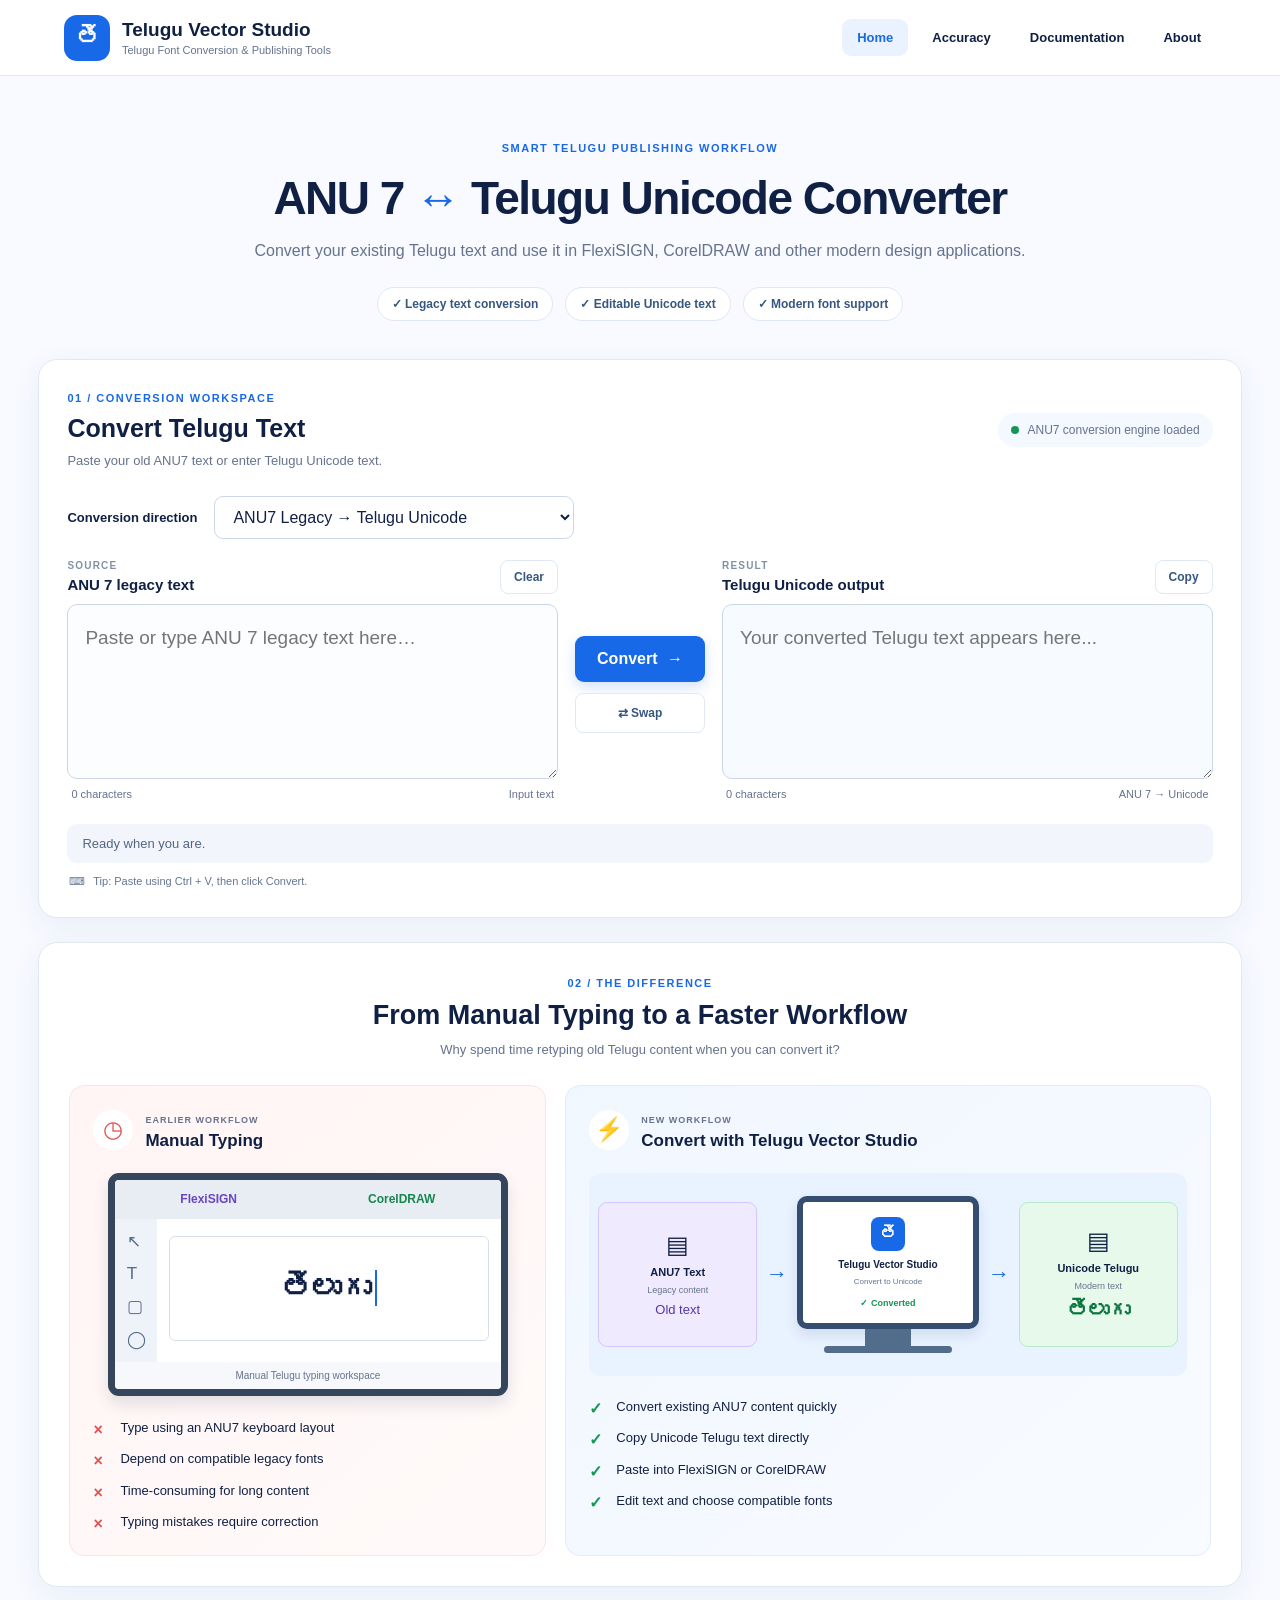
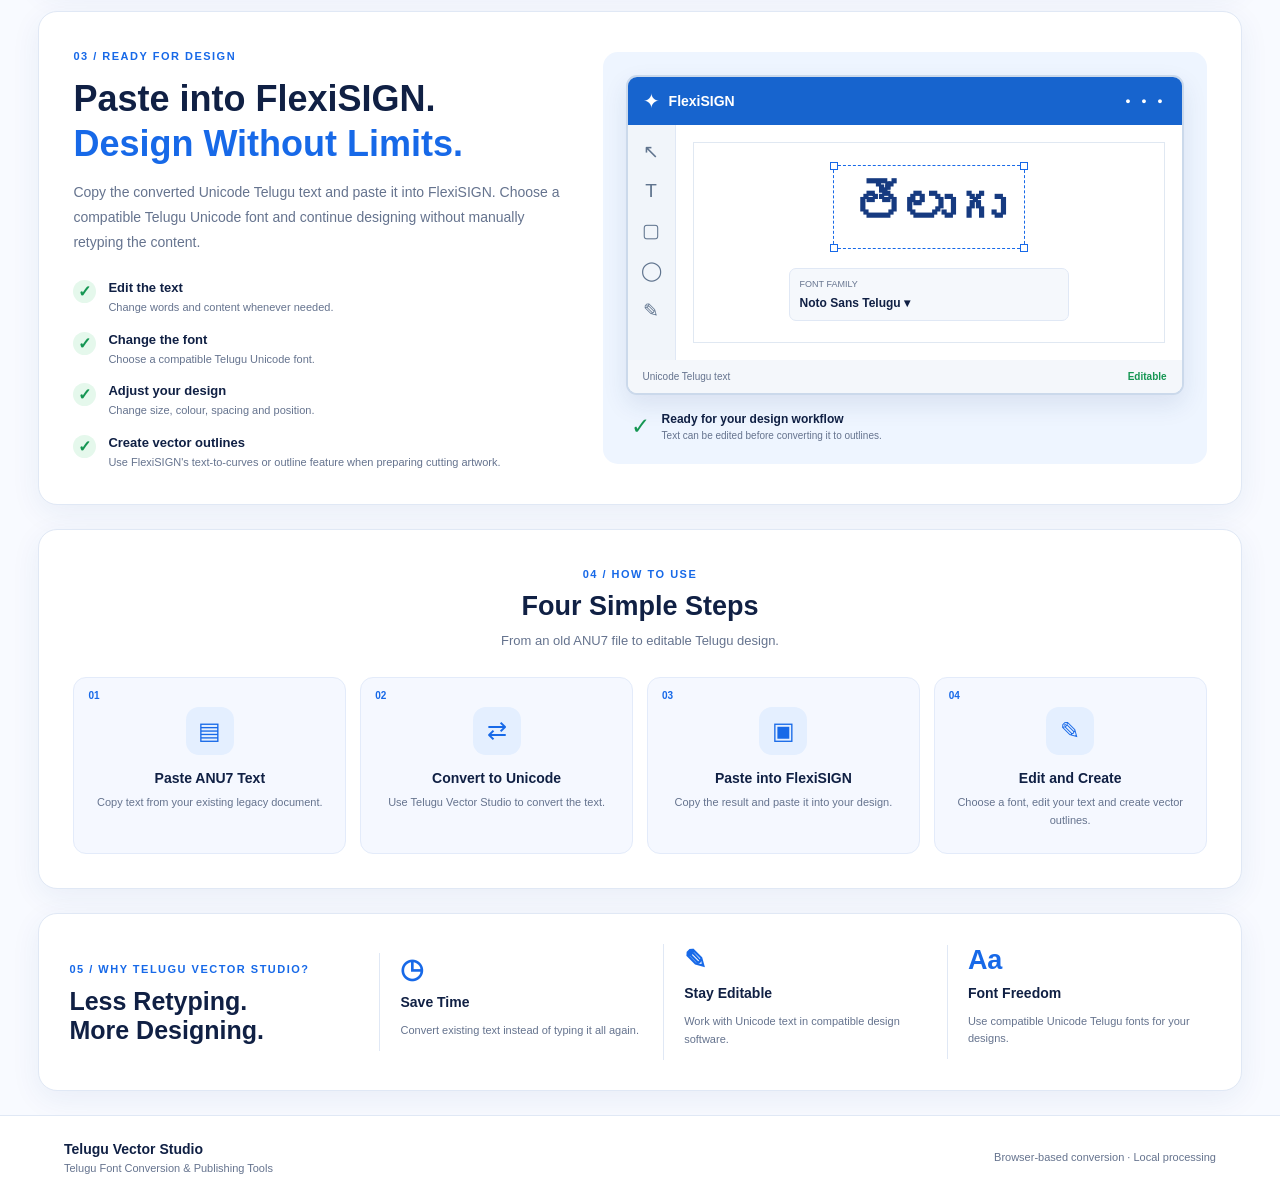
<file: index.html>
<!DOCTYPE html>
<html lang="en">
<head>
  <meta charset="UTF-8">
  <meta name="viewport" content="width=device-width, initial-scale=1">
  <meta name="theme-color" content="#ffffff">
  <meta name="description" content="Convert legacy ANU7 Telugu text to Unicode for FlexiSIGN, CorelDRAW and modern publishing workflows.">
  <title>Telugu Vector Studio | ANU7 Unicode Converter</title>
  <link rel="stylesheet" href="style.css">
</head>
<body>

<header class="topbar">
  <a class="brand" href="index.html">
    <div class="brand-icon">తె</div>
    <div>
      <strong>Telugu Vector Studio</strong>
      <span>Telugu Font Conversion & Publishing Tools</span>
    </div>
  </a>

  <nav>
    <a class="active" href="index.html">Home</a>
    <a href="accuracy.html">Accuracy</a>
    <a href="documentation.html">Documentation</a>
    <a href="about.html">About</a>
  </nav>
</header>

<main>

  <!-- HERO -->
  <section class="hero">
    <span class="eyebrow">SMART TELUGU PUBLISHING WORKFLOW</span>
    <h1>ANU 7 <span>↔</span> Telugu Unicode Converter</h1>
    <p>
      Convert your existing Telugu text and use it in FlexiSIGN,
      CorelDRAW and other modern design applications.
    </p>

    <div class="hero-tags">
      <span>✓ Legacy text conversion</span>
      <span>✓ Editable Unicode text</span>
      <span>✓ Modern font support</span>
    </div>
  </section>

  <!-- CONVERTER -->
  <section class="converter-card" id="converter">

    <div class="section-heading">
      <div>
        <span class="eyebrow">01 / CONVERSION WORKSPACE</span>
        <h2>Convert Telugu Text</h2>
        <p>Paste your old ANU7 text or enter Telugu Unicode text.</p>
      </div>
      <div class="engine-status" id="engineStatus">
        <i></i>
        <span id="loadStatus">Loading engine...</span>
      </div>
    </div>

    <div class="mode-row">
      <label for="mode">Conversion direction</label>
      <select id="mode">
        <option value="anuToUnicode">ANU7 Legacy → Telugu Unicode</option>
        <option value="unicodeToAnu">Telugu Unicode → ANU7 Legacy</option>
      </select>
    </div>

    <div class="editor-grid">

      <div class="editor">
        <div class="editor-heading">
          <div>
            <span class="editor-kicker">SOURCE</span>
            <label id="sourceLabel" for="source">ANU7 Legacy Text</label>
          </div>
          <button class="light-btn" id="clearBtn" type="button">Clear</button>
        </div>

        <textarea id="source" spellcheck="false"
          placeholder="Paste your existing ANU7 text here..."></textarea>

        <div class="editor-footer">
          <span id="sourceCount">0 characters</span>
          <span>Input text</span>
        </div>
      </div>

      <div class="conversion-actions">
        <button class="convert-btn" id="convertBtn" type="button">
          Convert <span>→</span>
        </button>
        <button class="swap-btn" id="swapBtn" type="button"
          title="Swap conversion direction">⇄ Swap</button>
      </div>

      <div class="editor output-editor">
        <div class="editor-heading">
          <div>
            <span class="editor-kicker">RESULT</span>
            <label id="outputLabel" for="output">Telugu Unicode Output</label>
          </div>
          <button class="light-btn" id="copyBtn" type="button">Copy</button>
        </div>

        <textarea id="output" spellcheck="false"
          placeholder="Your converted Telugu text appears here..."
          readonly></textarea>

        <div class="editor-footer">
          <span id="outputCount">0 characters</span>
          <span id="matchInfo">ANU7 → Unicode</span>
        </div>
      </div>

    </div>

    <div class="message" id="message" role="status">
      Ready when you are.
    </div>

    <button class="paste-hint" id="pasteHint" type="button">
      <span>⌨</span> Tip: Paste using Ctrl + V, then click Convert.
    </button>

  </section>

  <!-- OLD WAY VS NEW WAY -->
  <section class="comparison-section">
    <div class="section-heading centered">
      <span class="eyebrow">02 / THE DIFFERENCE</span>
      <h2>From Manual Typing to a Faster Workflow</h2>
      <p>Why spend time retyping old Telugu content when you can convert it?</p>
    </div>

    <div class="comparison-grid">

      <article class="comparison-card old-card">
        <div class="comparison-title">
          <span class="round-icon red">◷</span>
          <div>
            <span class="small-label">EARLIER WORKFLOW</span>
            <h3>Manual Typing</h3>
          </div>
        </div>

        <div class="software-window old-window">
          <div class="window-top">
            <span>FlexiSIGN</span>
            <span>CorelDRAW</span>
          </div>
          <div class="fake-toolbar">
            <span>↖</span><span>T</span><span>▢</span><span>◯</span>
          </div>
          <div class="fake-canvas">
            <strong>తెలుగు</strong>
            <span class="cursor"></span>
          </div>
          <div class="window-caption">Manual Telugu typing workspace</div>
        </div>

        <ul class="benefit-list negative">
          <li>Type using an ANU7 keyboard layout</li>
          <li>Depend on compatible legacy fonts</li>
          <li>Time-consuming for long content</li>
          <li>Typing mistakes require correction</li>
        </ul>
      </article>

      <article class="comparison-card new-card">
        <div class="comparison-title">
          <span class="round-icon blue">⚡</span>
          <div>
            <span class="small-label">NEW WORKFLOW</span>
            <h3>Convert with Telugu Vector Studio</h3>
          </div>
        </div>

        <div class="workflow-visual">

          <div class="workflow-file legacy-file">
            <span class="file-icon">▤</span>
            <strong>ANU7 Text</strong>
            <small>Legacy content</small>
            <div class="sample-code">Old text</div>
          </div>

          <span class="workflow-arrow">→</span>

          <div class="studio-monitor">
            <div class="monitor-screen">
              <div class="monitor-logo">తె</div>
              <strong>Telugu Vector Studio</strong>
              <small>Convert to Unicode</small>
              <div class="monitor-status">✓ Converted</div>
            </div>
            <div class="monitor-neck"></div>
            <div class="monitor-base"></div>
          </div>

          <span class="workflow-arrow">→</span>

          <div class="workflow-file unicode-file">
            <span class="file-icon">▤</span>
            <strong>Unicode Telugu</strong>
            <small>Modern text</small>
            <div class="sample-telugu">తెలుగు</div>
          </div>

        </div>

        <ul class="benefit-list positive">
          <li>Convert existing ANU7 content quickly</li>
          <li>Copy Unicode Telugu text directly</li>
          <li>Paste into FlexiSIGN or CorelDRAW</li>
          <li>Edit text and choose compatible fonts</li>
        </ul>
      </article>

    </div>
  </section>

  <!-- FLEXISIGN RESULT -->
  <section class="flexi-section">

    <div class="flexi-copy">
      <span class="eyebrow">03 / READY FOR DESIGN</span>
      <h2>Paste into FlexiSIGN.<br><span>Design Without Limits.</span></h2>
      <p>
        Copy the converted Unicode Telugu text and paste it into
        FlexiSIGN. Choose a compatible Telugu Unicode font and
        continue designing without manually retyping the content.
      </p>

      <div class="flexi-features">
        <div><span>✓</span><div><strong>Edit the text</strong><small>Change words and content whenever needed.</small></div></div>
        <div><span>✓</span><div><strong>Change the font</strong><small>Choose a compatible Telugu Unicode font.</small></div></div>
        <div><span>✓</span><div><strong>Adjust your design</strong><small>Change size, colour, spacing and position.</small></div></div>
        <div><span>✓</span><div><strong>Create vector outlines</strong><small>Use FlexiSIGN's text-to-curves or outline feature when preparing cutting artwork.</small></div></div>
      </div>
    </div>

    <div class="flexi-preview">
      <div class="flexi-app">
        <div class="flexi-titlebar">
          <span class="flexi-logo">✦</span>
          <strong>FlexiSIGN</strong>
          <span class="window-dots">● ● ●</span>
        </div>

        <div class="flexi-body">
          <div class="flexi-tools">
            <span>↖</span><span>T</span><span>▢</span><span>◯</span><span>✎</span>
          </div>
          <div class="flexi-artboard">
            <div class="selected-text">
              <span class="selection-point top-left"></span>
              <span class="selection-point top-right"></span>
              <span class="selection-point bottom-left"></span>
              <span class="selection-point bottom-right"></span>
              తెలుగు
            </div>
            <div class="font-picker">
              <small>FONT FAMILY</small>
              <strong>Noto Sans Telugu ▾</strong>
            </div>
          </div>
        </div>

        <div class="flexi-footer">
          <span>Unicode Telugu text</span>
          <span class="editable-tag">Editable</span>
        </div>
      </div>

      <div class="preview-caption">
        <span>✓</span>
        <div>
          <strong>Ready for your design workflow</strong>
          <small>Text can be edited before converting it to outlines.</small>
        </div>
      </div>
    </div>

  </section>

  <!-- SIMPLE WORKFLOW -->
  <section class="steps-section">
    <div class="section-heading centered">
      <span class="eyebrow">04 / HOW TO USE</span>
      <h2>Four Simple Steps</h2>
      <p>From an old ANU7 file to editable Telugu design.</p>
    </div>

    <div class="steps-grid">
      <article class="step-card">
        <span class="step-number">01</span>
        <div class="step-icon">▤</div>
        <h3>Paste ANU7 Text</h3>
        <p>Copy text from your existing legacy document.</p>
      </article>
      <article class="step-card">
        <span class="step-number">02</span>
        <div class="step-icon">⇄</div>
        <h3>Convert to Unicode</h3>
        <p>Use Telugu Vector Studio to convert the text.</p>
      </article>
      <article class="step-card">
        <span class="step-number">03</span>
        <div class="step-icon">▣</div>
        <h3>Paste into FlexiSIGN</h3>
        <p>Copy the result and paste it into your design.</p>
      </article>
      <article class="step-card">
        <span class="step-number">04</span>
        <div class="step-icon">✎</div>
        <h3>Edit and Create</h3>
        <p>Choose a font, edit your text and create vector outlines.</p>
      </article>
    </div>
  </section>

  <!-- BENEFITS -->
  <section class="benefits-section">
    <div class="benefits-heading">
      <span class="eyebrow">05 / WHY TELUGU VECTOR STUDIO?</span>
      <h2>Less Retyping.<br>More Designing.</h2>
    </div>

    <div class="benefit-item">
      <span>◷</span>
      <strong>Save Time</strong>
      <p>Convert existing text instead of typing it all again.</p>
    </div>
    <div class="benefit-item">
      <span>✎</span>
      <strong>Stay Editable</strong>
      <p>Work with Unicode text in compatible design software.</p>
    </div>
    <div class="benefit-item">
      <span>Aa</span>
      <strong>Font Freedom</strong>
      <p>Use compatible Unicode Telugu fonts for your designs.</p>
    </div>
  </section>

</main>

<footer class="footer">
  <div>
    <strong>Telugu Vector Studio</strong>
    <span>Telugu Font Conversion & Publishing Tools</span>
  </div>
  <span>Browser-based conversion · Local processing</span>
</footer>

<script type="module" src="app.js"></script>
</body>
</html>
</file>
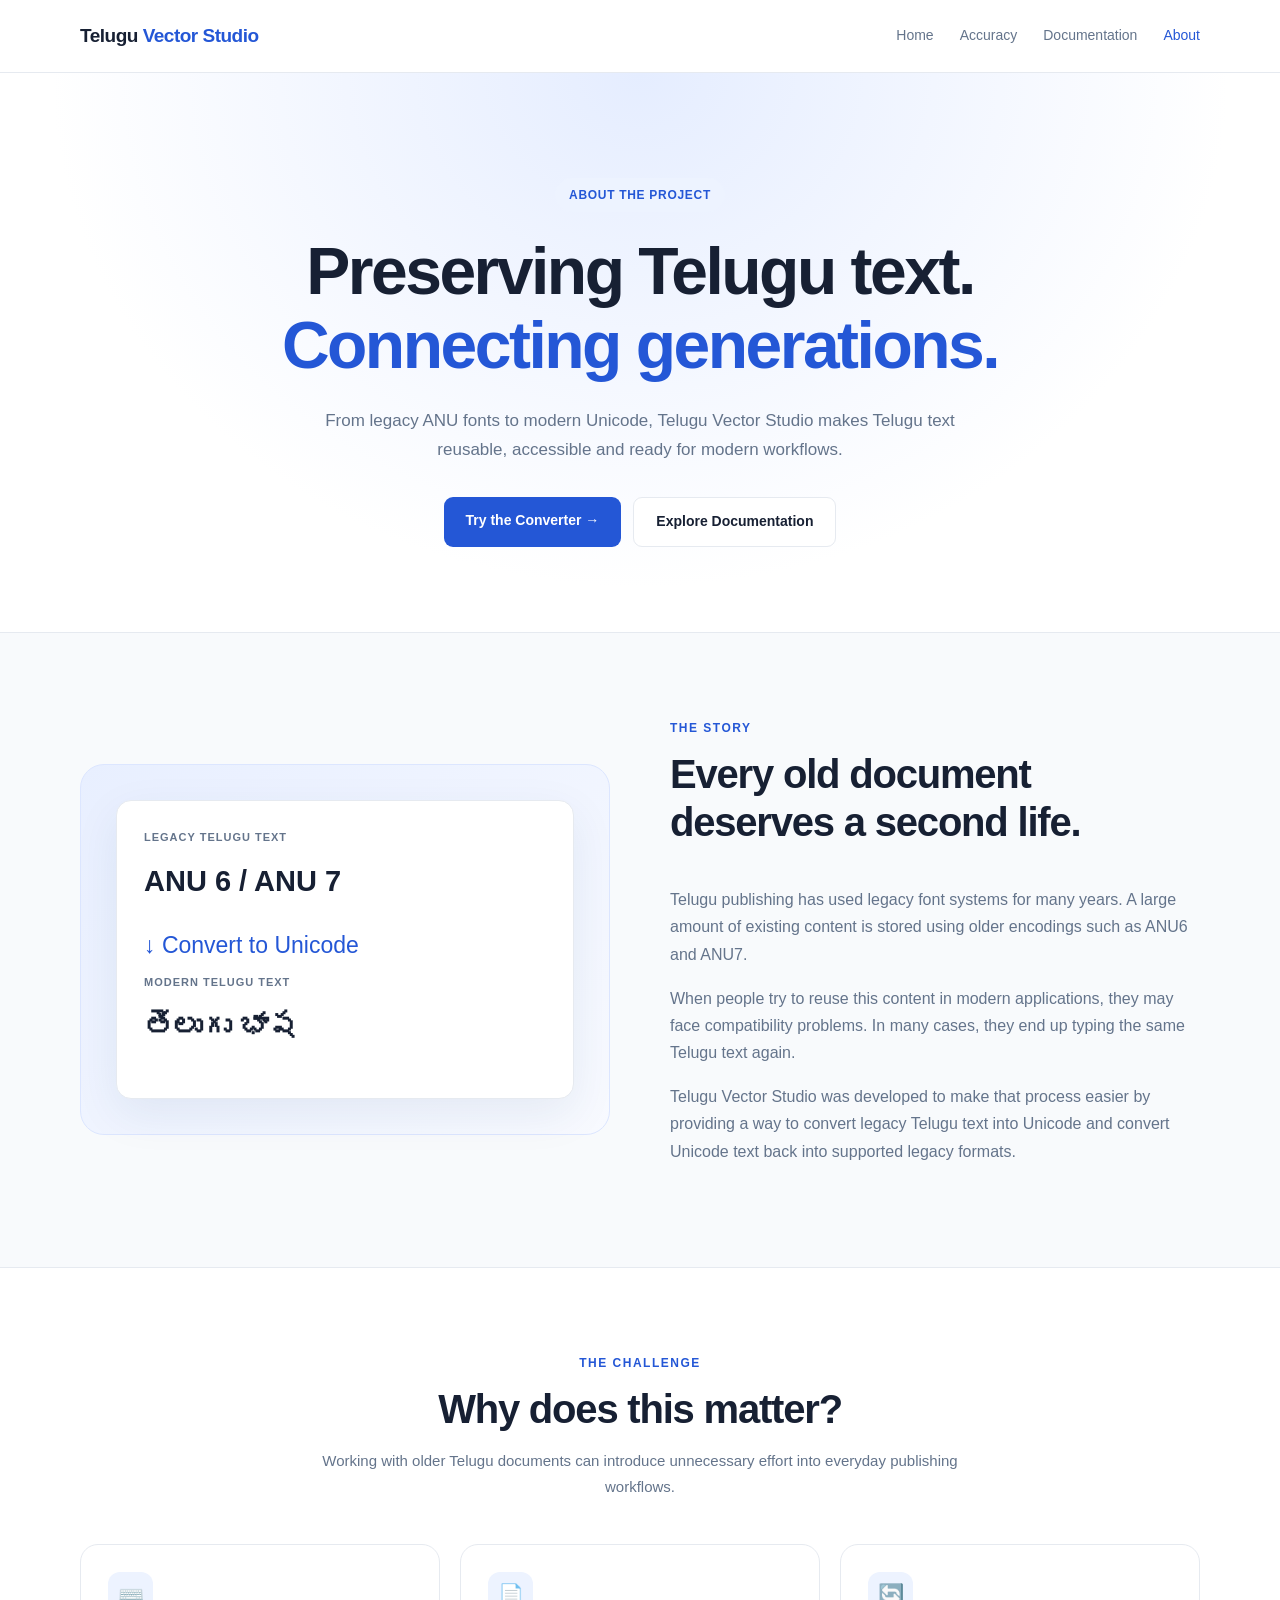
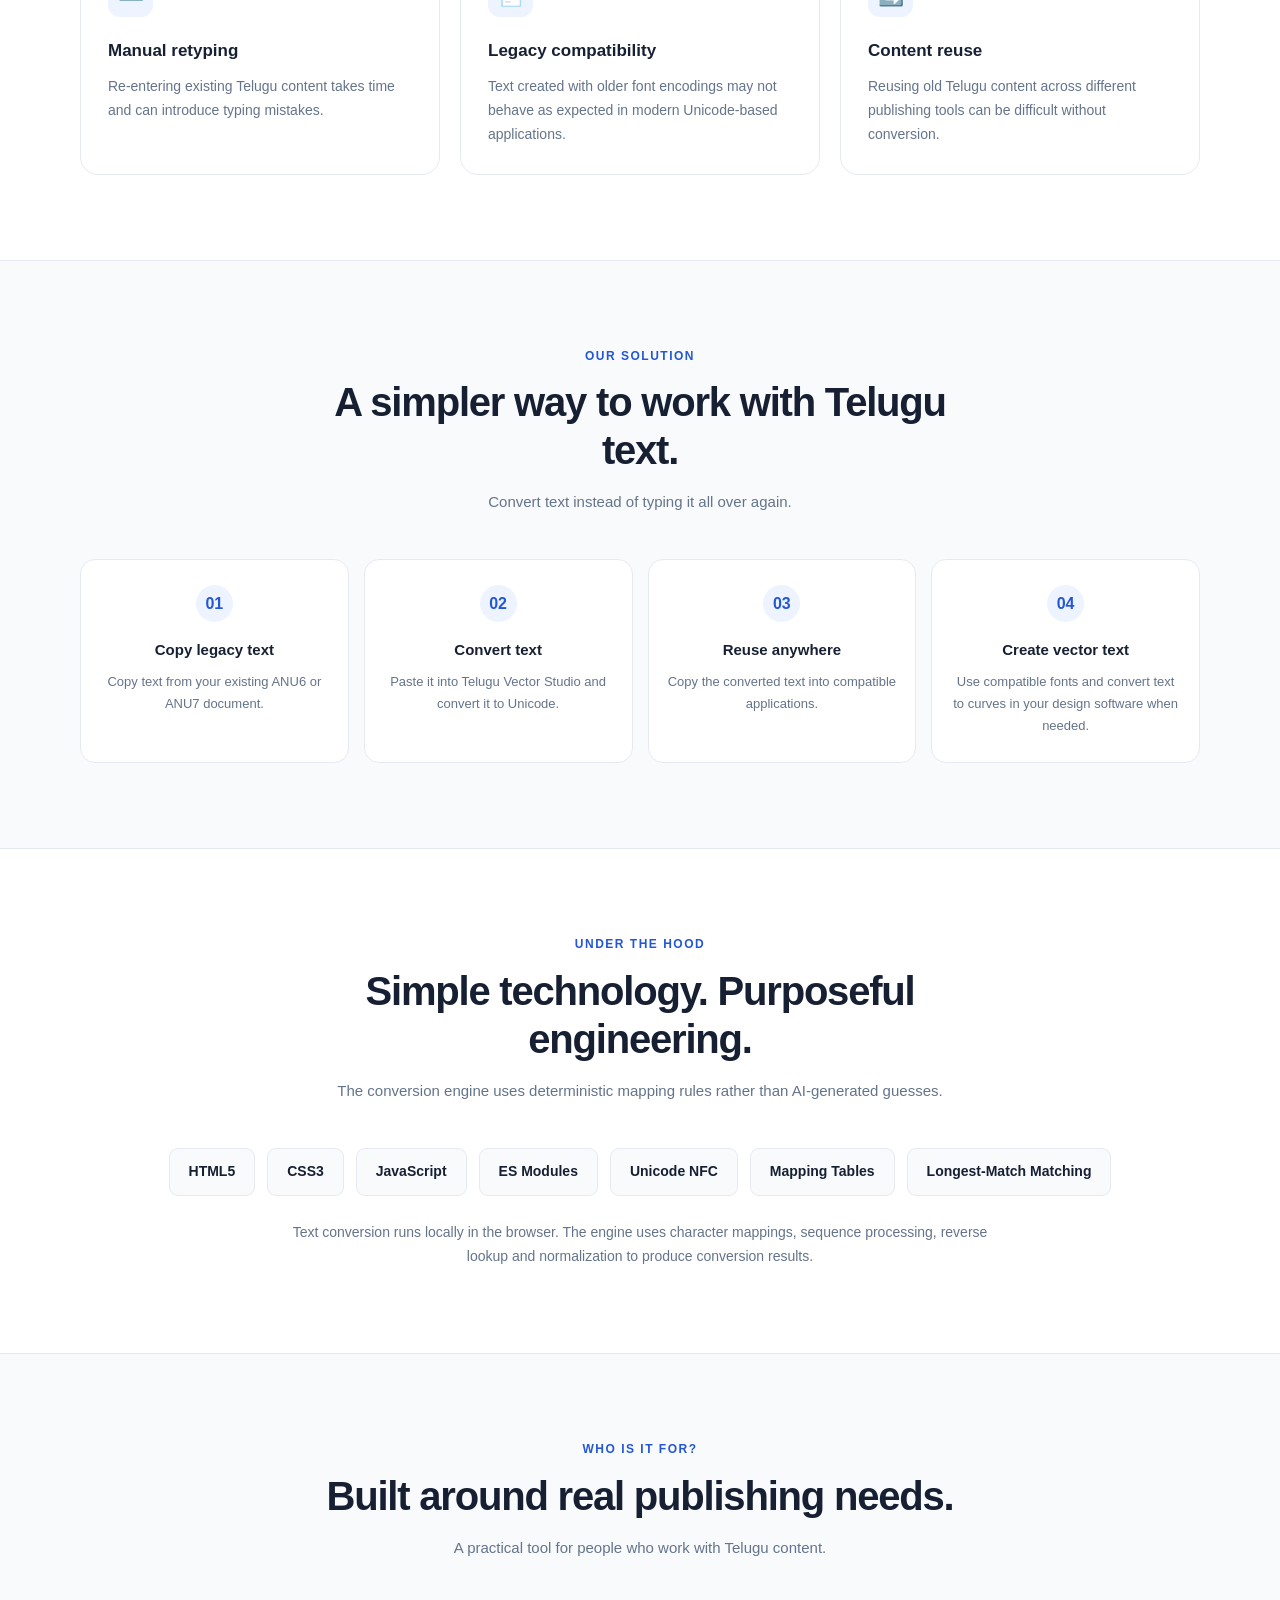
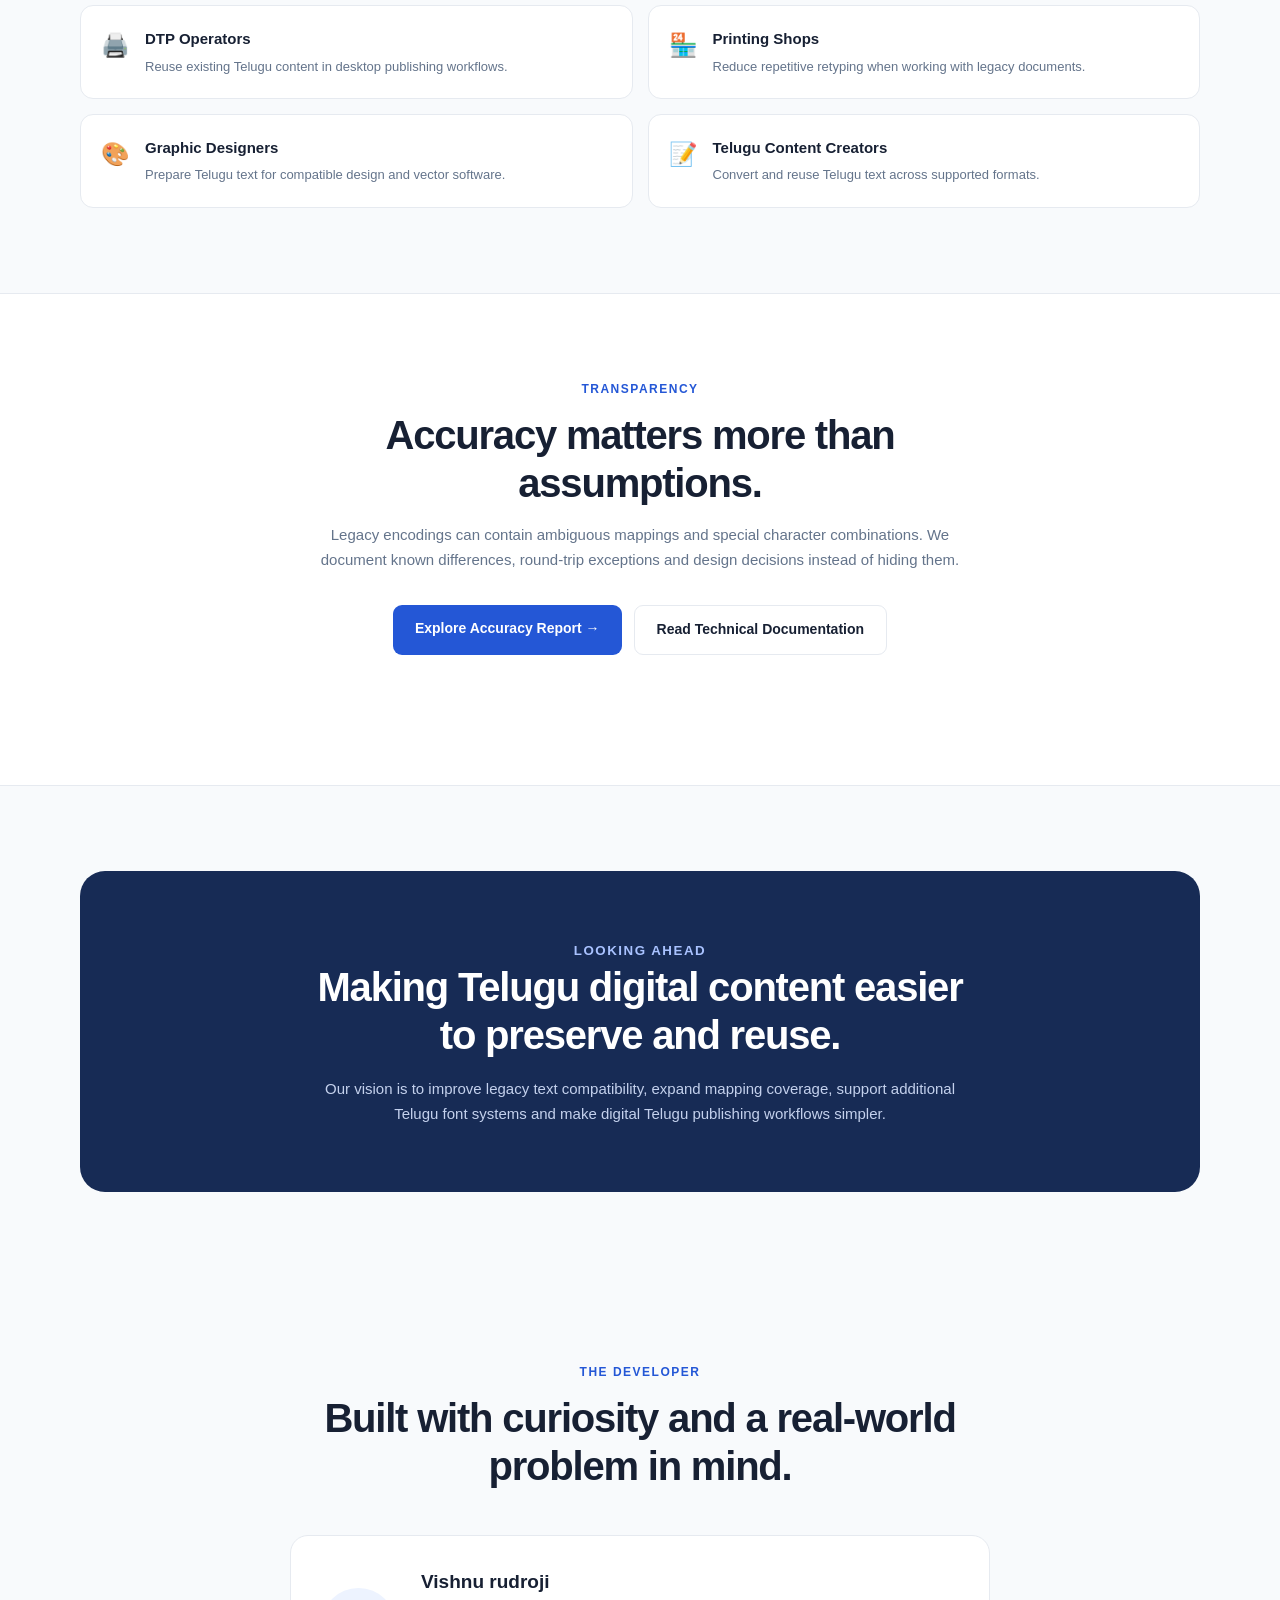
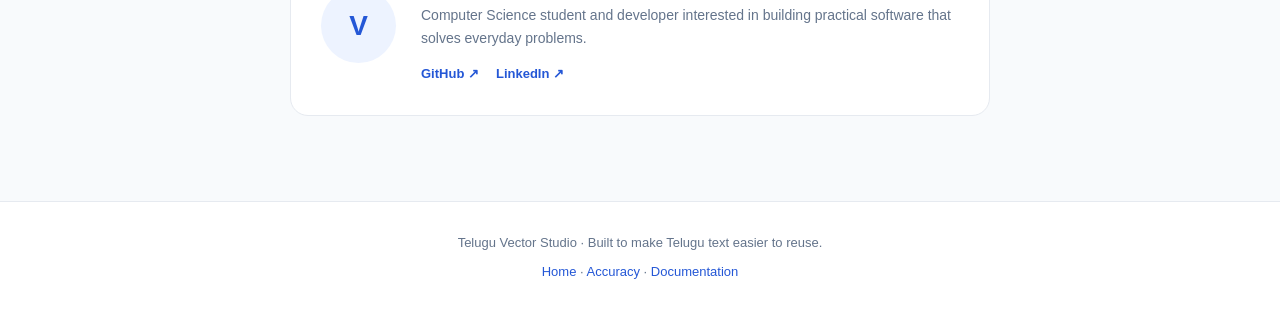
<file: about.html>
<!DOCTYPE html>
<html lang="en">
<head>
  <meta charset="UTF-8">
  <meta name="viewport" content="width=device-width, initial-scale=1.0">
  <meta name="description" content="Discover Telugu Vector Studio — a simple way to convert legacy Telugu ANU6 and ANU7 text into Unicode and back.">
  <title>About | Telugu Vector Studio</title>

  <style>
    :root {
      --primary: #2457d6;
      --primary-light: #edf3ff;
      --text: #172033;
      --muted: #64748b;
      --border: #e6eaf0;
      --surface: #ffffff;
      --background: #f8fafc;
      --radius: 18px;
    }

    * {
      box-sizing: border-box;
      margin: 0;
      padding: 0;
    }

    html {
      scroll-behavior: smooth;
    }

    body {
      font-family: Inter, "Segoe UI", Arial, sans-serif;
      background: var(--background);
      color: var(--text);
      line-height: 1.7;
    }

    a {
      color: inherit;
      text-decoration: none;
    }

    .container {
      width: min(1120px, 92%);
      margin: auto;
    }

    /* Navigation */
    header {
      background: rgba(255,255,255,.96);
      border-bottom: 1px solid var(--border);
      position: sticky;
      top: 0;
      z-index: 10;
    }

    nav {
      min-height: 72px;
      display: flex;
      justify-content: space-between;
      align-items: center;
      gap: 20px;
    }

    .brand {
      font-size: 19px;
      font-weight: 800;
      letter-spacing: -.5px;
    }

    .brand span {
      color: var(--primary);
    }

    .nav-links {
      display: flex;
      align-items: center;
      gap: 26px;
      font-size: 14px;
      color: var(--muted);
    }

    .nav-links a:hover,
    .nav-links .active {
      color: var(--primary);
    }

    /* Hero */
    .hero {
      padding: 105px 0 85px;
      text-align: center;
      background:
        radial-gradient(ellipse at 50% 0%, #e5edff 0%, transparent 65%),
        var(--surface);
      border-bottom: 1px solid var(--border);
    }

    .eyebrow {
      display: inline-block;
      background: var(--primary-light);
      color: var(--primary);
      padding: 7px 14px;
      border-radius: 30px;
      font-size: 12px;
      font-weight: 700;
      letter-spacing: .7px;
      margin-bottom: 23px;
    }

    h1 {
      font-size: clamp(38px, 6vw, 66px);
      line-height: 1.12;
      letter-spacing: -2.5px;
      max-width: 850px;
      margin: 0 auto 24px;
    }

    h1 span {
      color: var(--primary);
    }

    .hero p {
      color: var(--muted);
      max-width: 680px;
      margin: auto;
      font-size: 17px;
    }

    .hero-actions {
      display: flex;
      justify-content: center;
      gap: 12px;
      flex-wrap: wrap;
      margin-top: 32px;
    }

    .btn {
      display: inline-block;
      padding: 12px 22px;
      border-radius: 9px;
      font-size: 14px;
      font-weight: 700;
      transition: .2s;
    }

    .btn-primary {
      background: var(--primary);
      color: white;
    }

    .btn-primary:hover {
      background: #1745b5;
      transform: translateY(-2px);
    }

    .btn-secondary {
      border: 1px solid var(--border);
      background: white;
    }

    .btn-secondary:hover {
      border-color: var(--primary);
      color: var(--primary);
    }

    /* General sections */
    section {
      padding: 85px 0;
    }

    .section-heading {
      max-width: 650px;
      margin-bottom: 40px;
    }

    .section-heading.center {
      text-align: center;
      margin: 0 auto 45px;
    }

    .section-heading small {
      display: block;
      color: var(--primary);
      font-size: 12px;
      font-weight: 800;
      letter-spacing: 1.5px;
      text-transform: uppercase;
      margin-bottom: 12px;
    }

    h2 {
      font-size: clamp(28px, 4vw, 40px);
      letter-spacing: -1.2px;
      line-height: 1.2;
      margin-bottom: 15px;
    }

    .section-heading p,
    .description {
      color: var(--muted);
      font-size: 15px;
    }

    /* Story */
    .story-grid {
      display: grid;
      grid-template-columns: 1fr 1fr;
      gap: 60px;
      align-items: center;
    }

    .story-visual {
      min-height: 340px;
      border-radius: 24px;
      background: linear-gradient(140deg, #e8efff, #f8faff);
      border: 1px solid #dce6ff;
      display: grid;
      place-items: center;
      padding: 35px;
    }

    .text-demo {
      background: white;
      width: 100%;
      border: 1px solid var(--border);
      padding: 27px;
      border-radius: 15px;
      box-shadow: 0 15px 45px rgba(30,60,120,.08);
    }

    .demo-label {
      font-size: 11px;
      color: var(--muted);
      font-weight: 800;
      letter-spacing: 1px;
      text-transform: uppercase;
    }

    .demo-text {
      font-size: 29px;
      font-weight: 700;
      margin: 10px 0 20px;
      word-break: break-word;
    }

    .demo-arrow {
      color: var(--primary);
      font-size: 23px;
      margin: 8px 0;
    }

    .story-content p {
      color: var(--muted);
      margin-bottom: 17px;
    }

    /* Problem and solution */
    .problem-section {
      background: white;
      border-top: 1px solid var(--border);
      border-bottom: 1px solid var(--border);
    }

    .cards {
      display: grid;
      grid-template-columns: repeat(3, 1fr);
      gap: 20px;
    }

    .card {
      background: white;
      border: 1px solid var(--border);
      border-radius: var(--radius);
      padding: 27px;
      transition: .2s;
    }

    .card:hover {
      border-color: #bdccf5;
      transform: translateY(-4px);
    }

    .card-icon {
      width: 45px;
      height: 45px;
      display: grid;
      place-items: center;
      background: var(--primary-light);
      border-radius: 12px;
      font-size: 21px;
      margin-bottom: 20px;
    }

    .card h3 {
      font-size: 17px;
      margin-bottom: 9px;
    }

    .card p {
      font-size: 14px;
      color: var(--muted);
    }

    /* Workflow */
    .workflow {
      display: grid;
      grid-template-columns: repeat(4, 1fr);
      gap: 15px;
    }

    .step {
      padding: 25px 18px;
      background: white;
      border: 1px solid var(--border);
      border-radius: 15px;
      text-align: center;
    }

    .step-number {
      width: 37px;
      height: 37px;
      display: grid;
      place-items: center;
      border-radius: 50%;
      margin: 0 auto 15px;
      background: var(--primary-light);
      color: var(--primary);
      font-weight: 800;
    }

    .step h3 {
      font-size: 15px;
      margin-bottom: 8px;
    }

    .step p {
      font-size: 13px;
      color: var(--muted);
    }

    /* Tech */
    .tech-section {
      background: white;
      border-top: 1px solid var(--border);
      border-bottom: 1px solid var(--border);
    }

    .tech-list {
      display: flex;
      justify-content: center;
      flex-wrap: wrap;
      gap: 12px;
    }

    .tech {
      border: 1px solid var(--border);
      background: var(--background);
      padding: 11px 19px;
      border-radius: 9px;
      font-size: 14px;
      font-weight: 700;
    }

    .tech-note {
      max-width: 700px;
      margin: 25px auto 0;
      text-align: center;
      color: var(--muted);
      font-size: 14px;
    }

    /* Audience */
    .audience {
      display: grid;
      grid-template-columns: repeat(2, 1fr);
      gap: 15px;
    }

    .audience-item {
      display: flex;
      gap: 15px;
      padding: 20px;
      background: white;
      border: 1px solid var(--border);
      border-radius: 13px;
    }

    .audience-item span {
      font-size: 23px;
    }

    .audience-item h3 {
      font-size: 15px;
      margin-bottom: 4px;
    }

    .audience-item p {
      color: var(--muted);
      font-size: 13px;
    }

    /* Vision */
    .vision {
      background: #172b55;
      color: white;
      text-align: center;
      border-radius: 25px;
      padding: 65px 35px;
    }

    .vision h2 {
      max-width: 650px;
      margin: 0 auto 17px;
    }

    .vision p {
      max-width: 650px;
      margin: auto;
      color: #c4d1ed;
      font-size: 15px;
    }

    /* Developer */
    .developer {
      display: flex;
      align-items: center;
      gap: 25px;
      background: white;
      border: 1px solid var(--border);
      padding: 30px;
      border-radius: var(--radius);
      max-width: 700px;
      margin: auto;
    }

    .developer-avatar {
      width: 75px;
      height: 75px;
      flex-shrink: 0;
      display: grid;
      place-items: center;
      background: var(--primary-light);
      color: var(--primary);
      border-radius: 50%;
      font-size: 28px;
      font-weight: 800;
    }

    .developer h3 {
      font-size: 19px;
      margin-bottom: 5px;
    }

    .developer p {
      color: var(--muted);
      font-size: 14px;
    }

    .developer-links {
      display: flex;
      flex-wrap: wrap;
      gap: 17px;
      margin-top: 12px;
      font-size: 13px;
      font-weight: 700;
      color: var(--primary);
    }

    /* Footer */
    footer {
      border-top: 1px solid var(--border);
      background: white;
      padding: 30px 0;
      text-align: center;
      color: var(--muted);
      font-size: 13px;
    }

    footer a {
      color: var(--primary);
    }

    @media (max-width: 760px) {
      .nav-links {
        gap: 13px;
        font-size: 12px;
      }

      .brand {
        font-size: 16px;
      }

      .hero {
        padding: 75px 0;
      }

      .story-grid {
        grid-template-columns: 1fr;
        gap: 30px;
      }

      .cards {
        grid-template-columns: 1fr;
      }

      .workflow {
        grid-template-columns: repeat(2, 1fr);
      }

      .audience {
        grid-template-columns: 1fr;
      }

      section {
        padding: 65px 0;
      }
    }

    @media (max-width: 430px) {
      nav {
        align-items: flex-start;
        flex-direction: column;
        padding: 15px 0;
        gap: 12px;
      }

      .nav-links {
        width: 100%;
        justify-content: space-between;
        gap: 8px;
      }

      .workflow {
        grid-template-columns: 1fr;
      }

      .developer {
        align-items: flex-start;
        flex-direction: column;
      }
    }
  </style>
</head>

<body>

<header>
  <div class="container">
    <nav>
      <a class="brand" href="index.html">
        Telugu <span>Vector Studio</span>
      </a>

      <div class="nav-links">
        <a href="index.html">Home</a>
        <a href="accuracy.html">Accuracy</a>
        <a href="documentation.html">Documentation</a>
        <a href="about.html" class="active">About</a>
      </div>
    </nav>
  </div>
</header>

<!-- HERO -->
<div class="hero">
  <div class="container">
    <span class="eyebrow">ABOUT THE PROJECT</span>

    <h1>
      Preserving Telugu text.
      <span>Connecting generations.</span>
    </h1>

    <p>
      From legacy ANU fonts to modern Unicode, Telugu Vector Studio
      makes Telugu text reusable, accessible and ready for modern workflows.
    </p>

    <div class="hero-actions">
      <a href="index.html" class="btn btn-primary">Try the Converter →</a>
      <a href="documentation.html" class="btn btn-secondary">Explore Documentation</a>
    </div>
  </div>
</div>

<!-- STORY -->
<section>
  <div class="container story-grid">

    <div class="story-visual">
      <div class="text-demo">
        <div class="demo-label">Legacy Telugu Text</div>
        <div class="demo-text">ANU 6 / ANU 7</div>

        <div class="demo-arrow">↓ Convert to Unicode</div>

        <div class="demo-label">Modern Telugu Text</div>
        <div class="demo-text">తెలుగు భాష</div>
      </div>
    </div>

    <div class="story-content">
      <div class="section-heading">
        <small>THE STORY</small>
        <h2>Every old document deserves a second life.</h2>
      </div>

      <p>
        Telugu publishing has used legacy font systems for many years.
        A large amount of existing content is stored using older encodings
        such as ANU6 and ANU7.
      </p>

      <p>
        When people try to reuse this content in modern applications,
        they may face compatibility problems. In many cases, they end up
        typing the same Telugu text again.
      </p>

      <p>
        Telugu Vector Studio was developed to make that process easier
        by providing a way to convert legacy Telugu text into Unicode
        and convert Unicode text back into supported legacy formats.
      </p>
    </div>

  </div>
</section>

<!-- PROBLEM -->
<section class="problem-section">
  <div class="container">

    <div class="section-heading center">
      <small>THE CHALLENGE</small>
      <h2>Why does this matter?</h2>
      <p>
        Working with older Telugu documents can introduce unnecessary
        effort into everyday publishing workflows.
      </p>
    </div>

    <div class="cards">

      <div class="card">
        <div class="card-icon">⌨️</div>
        <h3>Manual retyping</h3>
        <p>
          Re-entering existing Telugu content takes time and can
          introduce typing mistakes.
        </p>
      </div>

      <div class="card">
        <div class="card-icon">📄</div>
        <h3>Legacy compatibility</h3>
        <p>
          Text created with older font encodings may not behave as
          expected in modern Unicode-based applications.
        </p>
      </div>

      <div class="card">
        <div class="card-icon">🔄</div>
        <h3>Content reuse</h3>
        <p>
          Reusing old Telugu content across different publishing
          tools can be difficult without conversion.
        </p>
      </div>

    </div>
  </div>
</section>

<!-- SOLUTION -->
<section>
  <div class="container">

    <div class="section-heading center">
      <small>OUR SOLUTION</small>
      <h2>A simpler way to work with Telugu text.</h2>
      <p>
        Convert text instead of typing it all over again.
      </p>
    </div>

    <div class="workflow">

      <div class="step">
        <div class="step-number">01</div>
        <h3>Copy legacy text</h3>
        <p>Copy text from your existing ANU6 or ANU7 document.</p>
      </div>

      <div class="step">
        <div class="step-number">02</div>
        <h3>Convert text</h3>
        <p>Paste it into Telugu Vector Studio and convert it to Unicode.</p>
      </div>

      <div class="step">
        <div class="step-number">03</div>
        <h3>Reuse anywhere</h3>
        <p>Copy the converted text into compatible applications.</p>
      </div>

      <div class="step">
        <div class="step-number">04</div>
        <h3>Create vector text</h3>
        <p>Use compatible fonts and convert text to curves in your design software when needed.</p>
      </div>

    </div>
  </div>
</section>

<!-- TECHNOLOGY -->
<section class="tech-section">
  <div class="container">

    <div class="section-heading center">
      <small>UNDER THE HOOD</small>
      <h2>Simple technology. Purposeful engineering.</h2>
      <p>
        The conversion engine uses deterministic mapping rules
        rather than AI-generated guesses.
      </p>
    </div>

    <div class="tech-list">
      <span class="tech">HTML5</span>
      <span class="tech">CSS3</span>
      <span class="tech">JavaScript</span>
      <span class="tech">ES Modules</span>
      <span class="tech">Unicode NFC</span>
      <span class="tech">Mapping Tables</span>
      <span class="tech">Longest-Match Matching</span>
    </div>

    <p class="tech-note">
      Text conversion runs locally in the browser. The engine uses
      character mappings, sequence processing, reverse lookup and
      normalization to produce conversion results.
    </p>

  </div>
</section>

<!-- WHO BENEFITS -->
<section>
  <div class="container">

    <div class="section-heading center">
      <small>WHO IS IT FOR?</small>
      <h2>Built around real publishing needs.</h2>
      <p>
        A practical tool for people who work with Telugu content.
      </p>
    </div>

    <div class="audience">

      <div class="audience-item">
        <span>🖨️</span>
        <div>
          <h3>DTP Operators</h3>
          <p>Reuse existing Telugu content in desktop publishing workflows.</p>
        </div>
      </div>

      <div class="audience-item">
        <span>🏪</span>
        <div>
          <h3>Printing Shops</h3>
          <p>Reduce repetitive retyping when working with legacy documents.</p>
        </div>
      </div>

      <div class="audience-item">
        <span>🎨</span>
        <div>
          <h3>Graphic Designers</h3>
          <p>Prepare Telugu text for compatible design and vector software.</p>
        </div>
      </div>

      <div class="audience-item">
        <span>📝</span>
        <div>
          <h3>Telugu Content Creators</h3>
          <p>Convert and reuse Telugu text across supported formats.</p>
        </div>
      </div>

    </div>
  </div>
</section>

<!-- ACCURACY -->
<section class="problem-section">
  <div class="container">
    <div class="section-heading center">
      <small>TRANSPARENCY</small>
      <h2>Accuracy matters more than assumptions.</h2>
      <p>
        Legacy encodings can contain ambiguous mappings and
        special character combinations. We document known differences,
        round-trip exceptions and design decisions instead of hiding them.
      </p>

      <div class="hero-actions">
        <a href="accuracy.html" class="btn btn-primary">
          Explore Accuracy Report →
        </a>
        <a href="documentation.html" class="btn btn-secondary">
          Read Technical Documentation
        </a>
      </div>
    </div>
  </div>
</section>

<!-- VISION -->
<section>
  <div class="container">
    <div class="vision">
      <small style="color:#a9c2ff;font-weight:800;letter-spacing:1.5px;">
        LOOKING AHEAD
      </small>

      <h2>Making Telugu digital content easier to preserve and reuse.</h2>

      <p>
        Our vision is to improve legacy text compatibility, expand
        mapping coverage, support additional Telugu font systems and
        make digital Telugu publishing workflows simpler.
      </p>
    </div>
  </div>
</section>

<!-- DEVELOPER -->
<section>
  <div class="container">

    <div class="section-heading center">
      <small>THE DEVELOPER</small>
      <h2>Built with curiosity and a real-world problem in mind.</h2>
    </div>

    <div class="developer">
      <div class="developer-avatar">V</div>

      <div>
        <h3>Vishnu rudroji</h3>
        <p>
          Computer Science student and developer interested in
          building practical software that solves everyday problems.
        </p>

        <div class="developer-links">
          <!-- Replace # with your actual profile URLs -->
          <a href="https://github.com/Vishnurudroji" target="_blank" rel="https://github.com/Vishnurudroji">GitHub ↗</a>
          <a href="https://www.linkedin.com/in/vishnu-rudroji/" target="_blank" rel="https://www.linkedin.com/in/vishnu-rudroji/">LinkedIn ↗</a>
        </div>
      </div>
    </div>

  </div>
</section>

<footer>
  <div class="container">
    <p>
      Telugu Vector Studio · Built to make Telugu text easier to reuse.
    </p>
    <p style="margin-top:7px;">
      <a href="index.html">Home</a> ·
      <a href="accuracy.html">Accuracy</a> ·
      <a href="documentation.html">Documentation</a>
    </p>
  </div>
</footer>

</body>
</html>
</file>
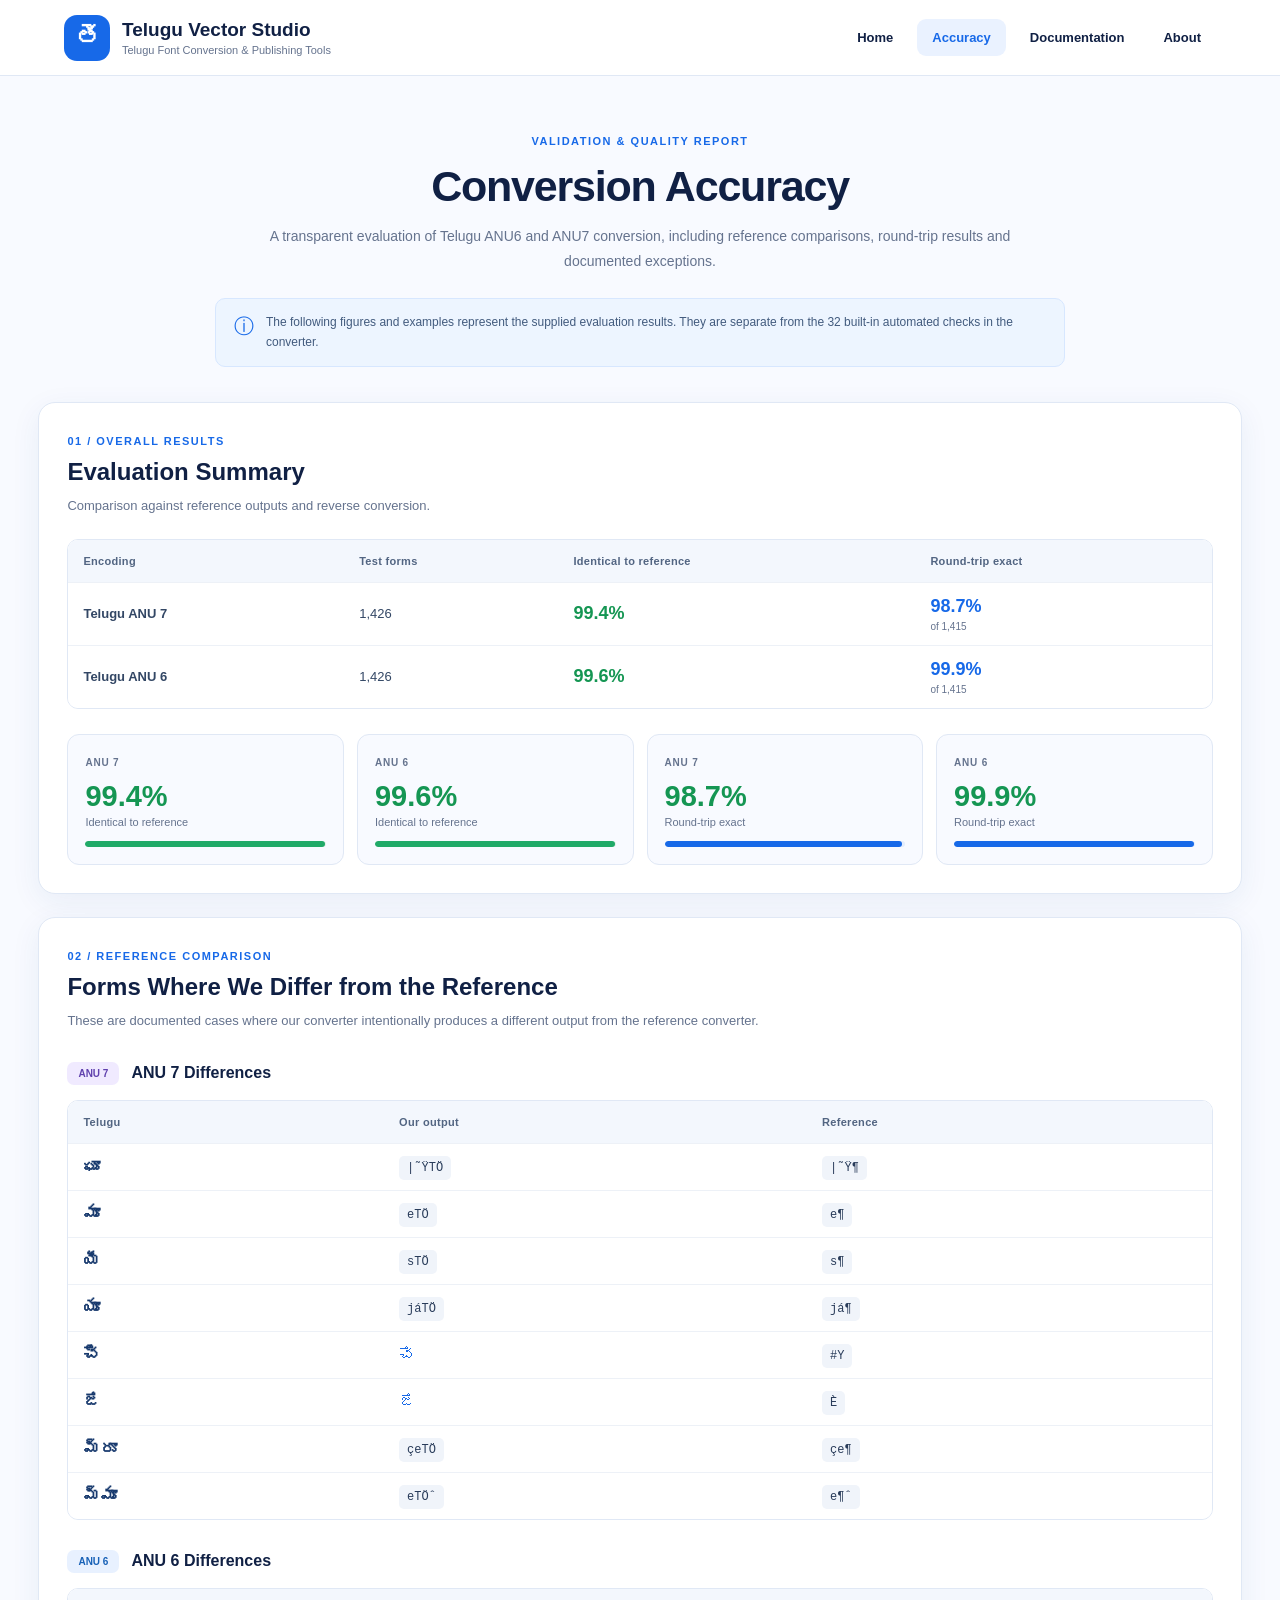
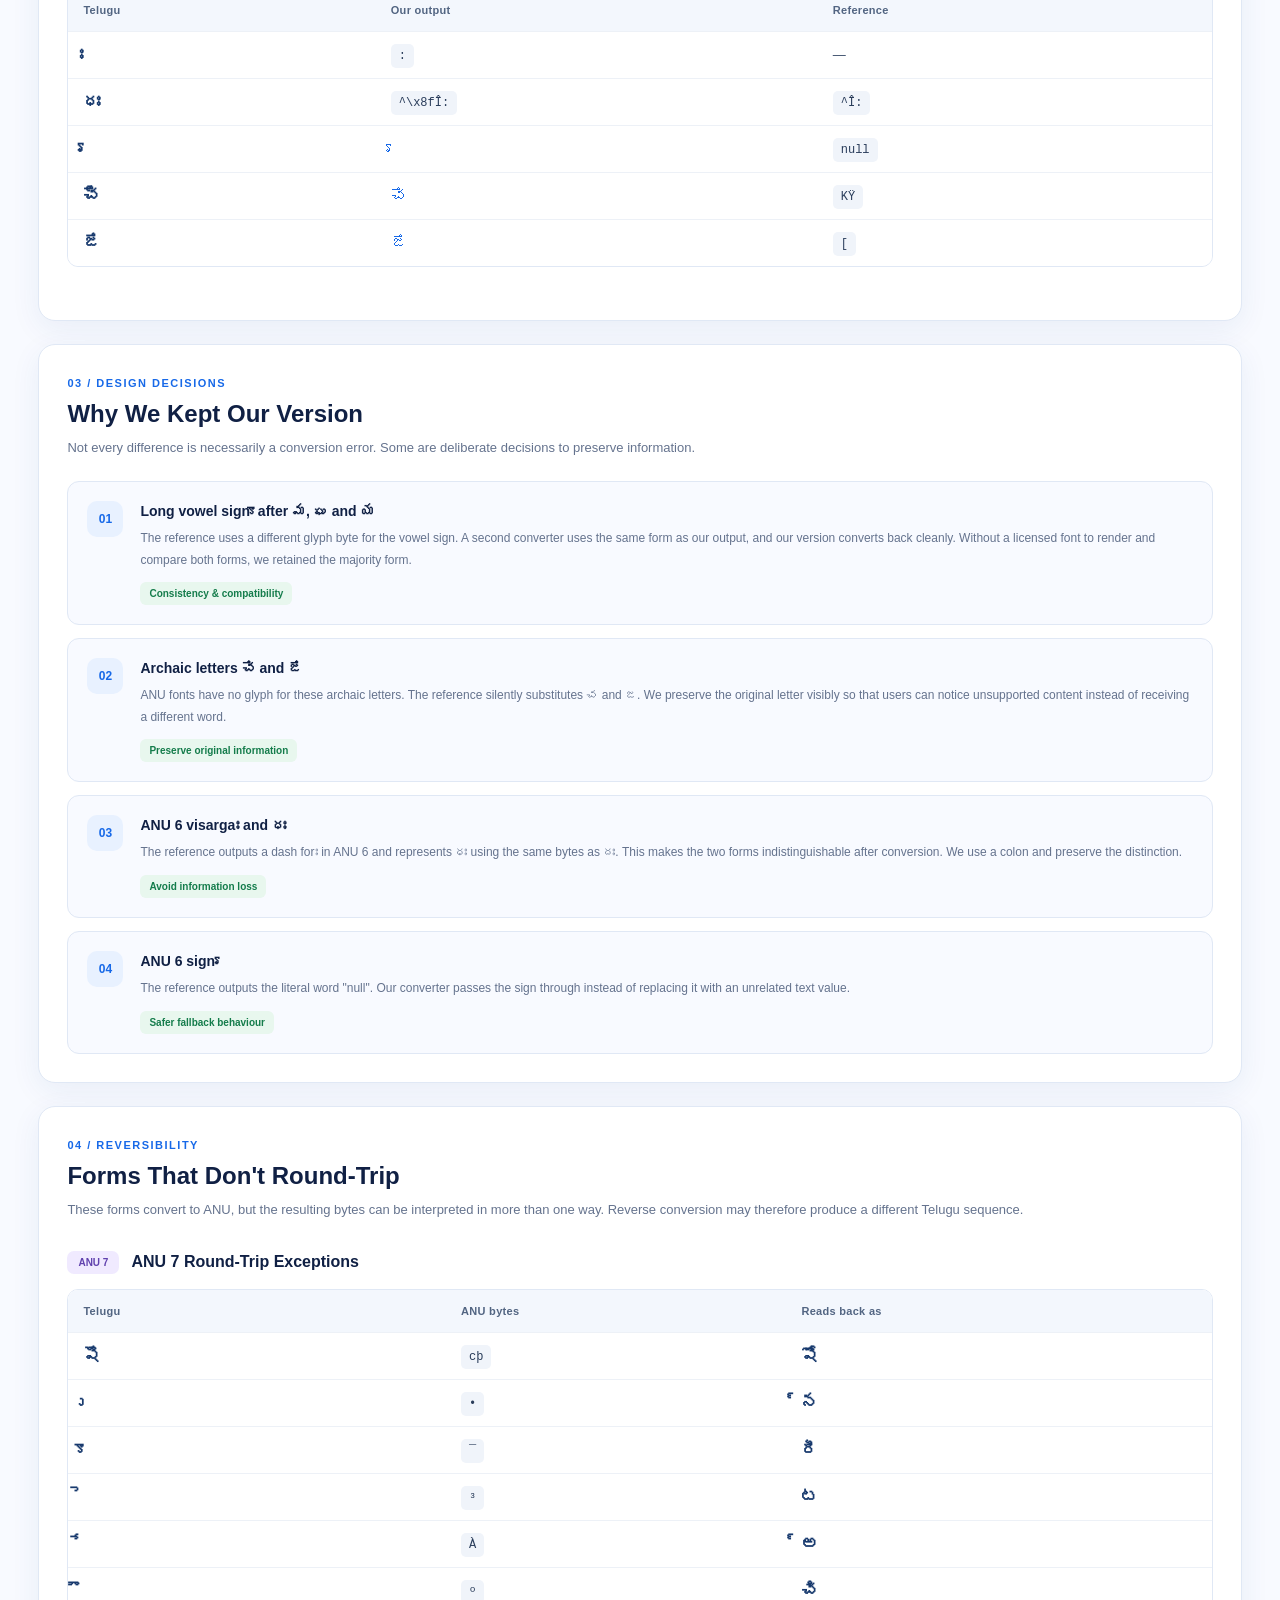
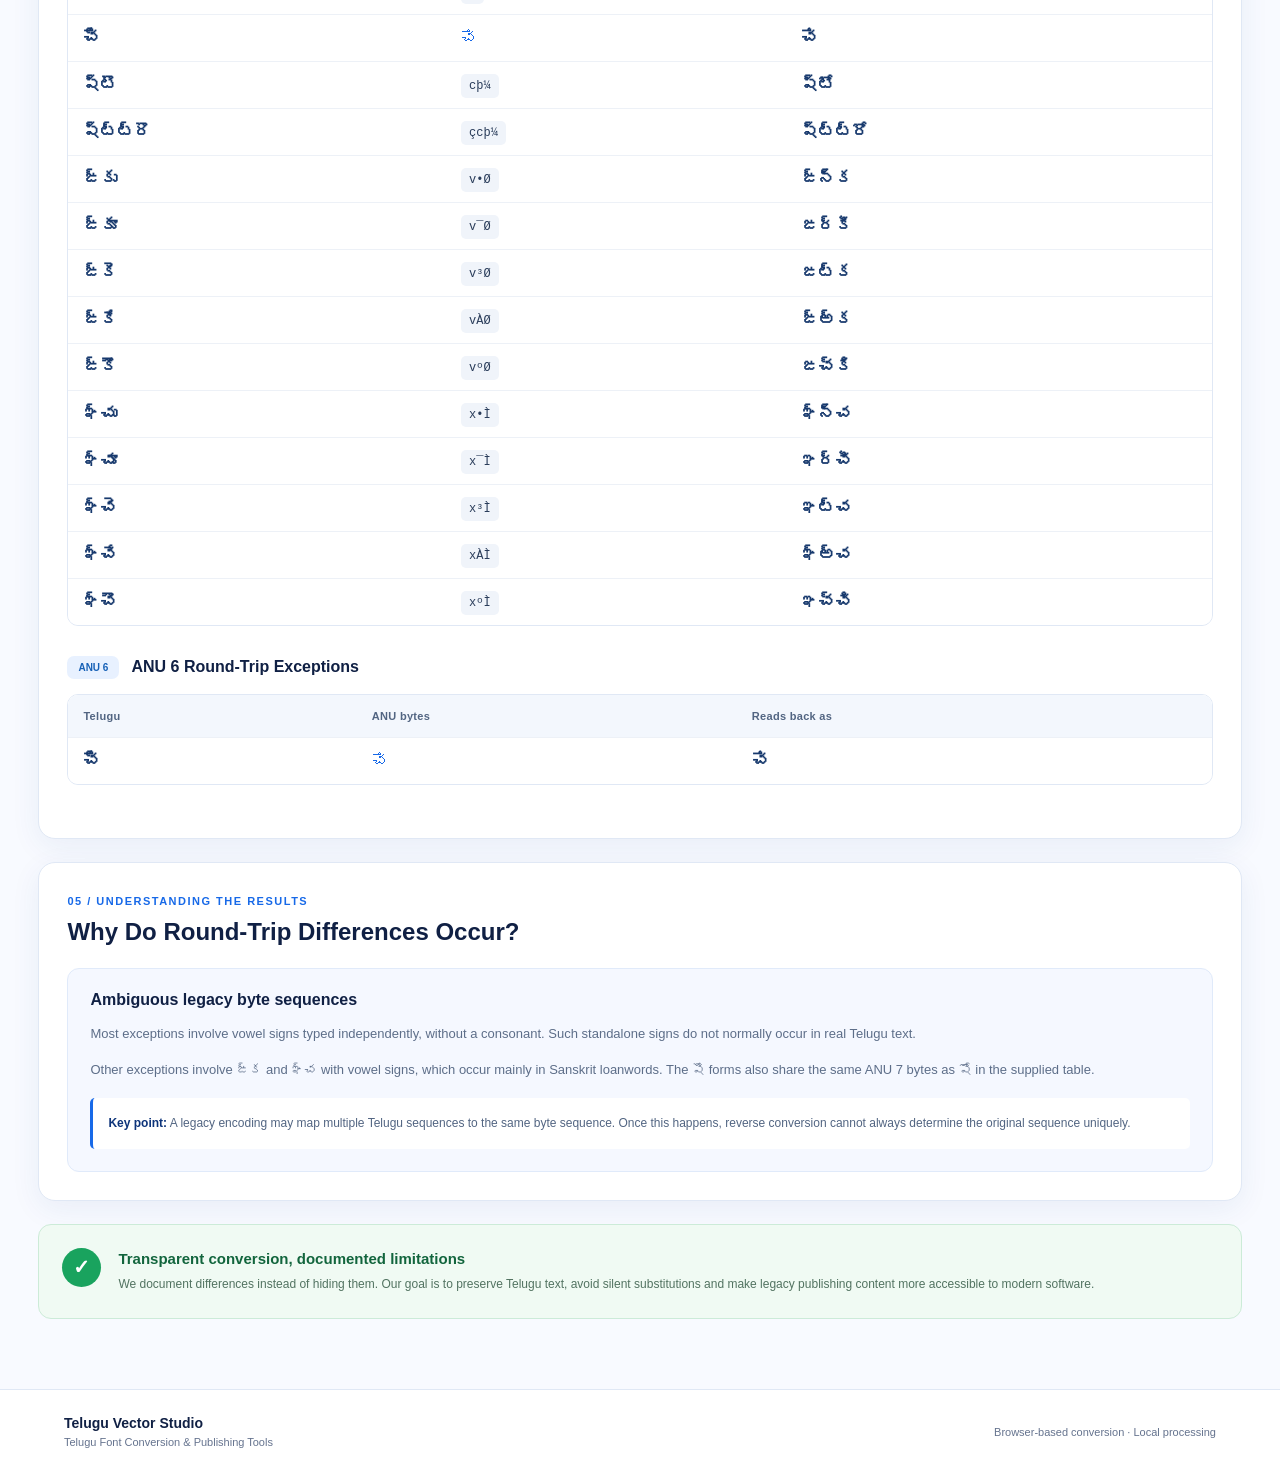
<file: accuracy.html>
<!DOCTYPE html>
<html lang="en">
<head>
  <meta charset="UTF-8">
  <meta name="viewport" content="width=device-width, initial-scale=1">
  <meta name="theme-color" content="#ffffff">
  <title>Accuracy & Validation | Telugu Vector Studio</title>
  <link rel="stylesheet" href="style.css">
  <link rel="stylesheet" href="accuracy.css">
</head>
<body>

<header class="topbar">
  <a class="brand" href="index.html">
    <div class="brand-icon">తె</div>
    <div>
      <strong>Telugu Vector Studio</strong>
      <span>Telugu Font Conversion & Publishing Tools</span>
    </div>
  </a>

  <nav>
    <a href="index.html">Home</a>
    <a class="active" href="accuracy.html">Accuracy</a>
    <a href="documentation.html">Documentation</a>
    <a href="about.html">About</a>
  </nav>
</header>

<main class="accuracy-page">

  <!-- INTRO -->
  <section class="accuracy-hero">
    <span class="eyebrow">VALIDATION & QUALITY REPORT</span>
    <h1>Conversion Accuracy</h1>
    <p>
      A transparent evaluation of Telugu ANU6 and ANU7 conversion,
      including reference comparisons, round-trip results and
      documented exceptions.
    </p>
    <div class="evaluation-note">
      <span>ⓘ</span>
      <p>
        The following figures and examples represent the supplied
        evaluation results. They are separate from the 32 built-in
        automated checks in the converter.
      </p>
    </div>
  </section>

  <!-- SUMMARY -->
  <section class="accuracy-summary">
    <div class="section-title">
      <span class="eyebrow">01 / OVERALL RESULTS</span>
      <h2>Evaluation Summary</h2>
      <p>Comparison against reference outputs and reverse conversion.</p>
    </div>

    <div class="result-table-wrap">
      <table class="accuracy-table summary-table">
        <thead>
          <tr>
            <th>Encoding</th>
            <th>Test forms</th>
            <th>Identical to reference</th>
            <th>Round-trip exact</th>
          </tr>
        </thead>
        <tbody>
          <tr>
            <td><strong>Telugu ANU 7</strong></td>
            <td>1,426</td>
            <td><span class="metric green">99.4%</span></td>
            <td>
              <span class="metric blue">98.7%</span>
              <small>of 1,415</small>
            </td>
          </tr>
          <tr>
            <td><strong>Telugu ANU 6</strong></td>
            <td>1,426</td>
            <td><span class="metric green">99.6%</span></td>
            <td>
              <span class="metric blue">99.9%</span>
              <small>of 1,415</small>
            </td>
          </tr>
        </tbody>
      </table>
    </div>

    <div class="metric-cards">
      <article class="metric-card">
        <span>ANU 7</span>
        <strong>99.4%</strong>
        <p>Identical to reference</p>
        <div class="metric-track"><i style="width:99.4%"></i></div>
      </article>
      <article class="metric-card">
        <span>ANU 6</span>
        <strong>99.6%</strong>
        <p>Identical to reference</p>
        <div class="metric-track"><i style="width:99.6%"></i></div>
      </article>
      <article class="metric-card">
        <span>ANU 7</span>
        <strong>98.7%</strong>
        <p>Round-trip exact</p>
        <div class="metric-track blue-track"><i style="width:98.7%"></i></div>
      </article>
      <article class="metric-card">
        <span>ANU 6</span>
        <strong>99.9%</strong>
        <p>Round-trip exact</p>
        <div class="metric-track blue-track"><i style="width:99.9%"></i></div>
      </article>
    </div>
  </section>

  <!-- REFERENCE DIFFERENCES -->
  <section class="accuracy-section">
    <div class="section-title">
      <span class="eyebrow">02 / REFERENCE COMPARISON</span>
      <h2>Forms Where We Differ from the Reference</h2>
      <p>
        These are documented cases where our converter intentionally
        produces a different output from the reference converter.
      </p>
    </div>

    <div class="subsection-heading">
      <span class="encoding-badge anu7">ANU 7</span>
      <h3>ANU 7 Differences</h3>
    </div>

    <div class="result-table-wrap">
      <table class="accuracy-table">
        <thead>
          <tr>
            <th>Telugu</th>
            <th>Our output</th>
            <th>Reference</th>
          </tr>
        </thead>
        <tbody>
          <tr><td class="telugu">ఘూ</td><td><code>|˜ŸTÖ</code></td><td><code>|˜Ÿ¶</code></td></tr>
          <tr><td class="telugu">మూ</td><td><code>eTÖ</code></td><td><code>e¶</code></td></tr>
          <tr><td class="telugu">యీ</td><td><code>sTÖ</code></td><td><code>s¶</code></td></tr>
          <tr><td class="telugu">యూ</td><td><code>jáTÖ</code></td><td><code>já¶</code></td></tr>
          <tr><td class="telugu">ౘ్</td><td class="unicode-value">ౘ</td><td><code>#Y</code></td></tr>
          <tr><td class="telugu">ౙ</td><td class="unicode-value">ౙ</td><td><code>È</code></td></tr>
          <tr><td class="telugu">మ్రూ</td><td><code>çeTÖ</code></td><td><code>çe¶</code></td></tr>
          <tr><td class="telugu">మ్మూ</td><td><code>eTÖˆ</code></td><td><code>e¶ˆ</code></td></tr>
        </tbody>
      </table>
    </div>

    <div class="subsection-heading">
      <span class="encoding-badge anu6">ANU 6</span>
      <h3>ANU 6 Differences</h3>
    </div>

    <div class="result-table-wrap">
      <table class="accuracy-table">
        <thead>
          <tr>
            <th>Telugu</th>
            <th>Our output</th>
            <th>Reference</th>
          </tr>
        </thead>
        <tbody>
          <tr><td class="telugu">ః</td><td><code>:</code></td><td>—</td></tr>
          <tr><td class="telugu">ధః</td><td><code>^\x8fÎ:</code></td><td><code>^Î:</code></td></tr>
          <tr><td class="telugu">ౄ</td><td class="unicode-value">ౄ</td><td><code>null</code></td></tr>
          <tr><td class="telugu">ౘ్</td><td class="unicode-value">ౘ</td><td><code>KŸ</code></td></tr>
          <tr><td class="telugu">ౙ</td><td class="unicode-value">ౙ</td><td><code>[</code></td></tr>
        </tbody>
      </table>
    </div>
  </section>

  <!-- WHY DIFFERENT -->
  <section class="accuracy-section">
    <div class="section-title">
      <span class="eyebrow">03 / DESIGN DECISIONS</span>
      <h2>Why We Kept Our Version</h2>
      <p>
        Not every difference is necessarily a conversion error.
        Some are deliberate decisions to preserve information.
      </p>
    </div>

    <div class="decision-list">

      <article class="decision-card">
        <div class="decision-number">01</div>
        <div>
          <h3>Long vowel sign ూ after మ, ఘ and య</h3>
          <p>
            The reference uses a different glyph byte for the vowel
            sign. A second converter uses the same form as our output,
            and our version converts back cleanly. Without a licensed
            font to render and compare both forms, we retained the
            majority form.
          </p>
          <span class="decision-tag">Consistency & compatibility</span>
        </div>
      </article>

      <article class="decision-card">
        <div class="decision-number">02</div>
        <div>
          <h3>Archaic letters ౘ and ౙ</h3>
          <p>
            ANU fonts have no glyph for these archaic letters.
            The reference silently substitutes చ and జ. We preserve
            the original letter visibly so that users can notice
            unsupported content instead of receiving a different word.
          </p>
          <span class="decision-tag">Preserve original information</span>
        </div>
      </article>

      <article class="decision-card">
        <div class="decision-number">03</div>
        <div>
          <h3>ANU 6 visarga ః and ధః</h3>
          <p>
            The reference outputs a dash for ః in ANU 6 and represents
            ధః using the same bytes as దః. This makes the two forms
            indistinguishable after conversion. We use a colon and
            preserve the distinction.
          </p>
          <span class="decision-tag">Avoid information loss</span>
        </div>
      </article>

      <article class="decision-card">
        <div class="decision-number">04</div>
        <div>
          <h3>ANU 6 sign ౄ</h3>
          <p>
            The reference outputs the literal word "null".
            Our converter passes the sign through instead of
            replacing it with an unrelated text value.
          </p>
          <span class="decision-tag">Safer fallback behaviour</span>
        </div>
      </article>

    </div>
  </section>

  <!-- ROUND TRIP -->
  <section class="accuracy-section">
    <div class="section-title">
      <span class="eyebrow">04 / REVERSIBILITY</span>
      <h2>Forms That Don't Round-Trip</h2>
      <p>
        These forms convert to ANU, but the resulting bytes can be
        interpreted in more than one way. Reverse conversion may
        therefore produce a different Telugu sequence.
      </p>
    </div>

    <div class="subsection-heading">
      <span class="encoding-badge anu7">ANU 7</span>
      <h3>ANU 7 Round-Trip Exceptions</h3>
    </div>

    <div class="result-table-wrap">
      <table class="accuracy-table">
        <thead>
          <tr>
            <th>Telugu</th>
            <th>ANU bytes</th>
            <th>Reads back as</th>
          </tr>
        </thead>
        <tbody>
          <tr><td class="telugu">షొ</td><td><code>cþ</code></td><td class="telugu">షో</td></tr>
          <tr><td class="telugu">ు</td><td><code>•</code></td><td class="telugu">్న</td></tr>
          <tr><td class="telugu">ూ</td><td><code>¯</code></td><td class="telugu">రీ</td></tr>
          <tr><td class="telugu">ె</td><td><code>³</code></td><td class="telugu">ట</td></tr>
          <tr><td class="telugu">ే</td><td><code>À</code></td><td class="telugu">్ఱ</td></tr>
          <tr><td class="telugu">ౌ</td><td><code>º</code></td><td class="telugu">చి</td></tr>
          <tr><td class="telugu">ౘ్</td><td class="unicode-value">ౘ</td><td class="telugu">ౘ</td></tr>
          <tr><td class="telugu">ష్టొ</td><td><code>cþ¼</code></td><td class="telugu">ష్టో</td></tr>
          <tr><td class="telugu">ష్ట్ట్రొ</td><td><code>çcþ¼</code></td><td class="telugu">ష్ట్ట్రో</td></tr>
          <tr><td class="telugu">ఙ్కు</td><td><code>v•Ø</code></td><td class="telugu">ఙ్న్క</td></tr>
          <tr><td class="telugu">ఙ్కూ</td><td><code>v¯Ø</code></td><td class="telugu">ఙర్కీ</td></tr>
          <tr><td class="telugu">ఙ్కె</td><td><code>v³Ø</code></td><td class="telugu">ఙట్క</td></tr>
          <tr><td class="telugu">ఙ్కే</td><td><code>vÀØ</code></td><td class="telugu">ఙ్ఱ్క</td></tr>
          <tr><td class="telugu">ఙ్కౌ</td><td><code>vºØ</code></td><td class="telugu">ఙచ్కి</td></tr>
          <tr><td class="telugu">ఞ్చు</td><td><code>x•Ì</code></td><td class="telugu">ఞ్న్చ</td></tr>
          <tr><td class="telugu">ఞ్చూ</td><td><code>x¯Ì</code></td><td class="telugu">ఞర్చీ</td></tr>
          <tr><td class="telugu">ఞ్చె</td><td><code>x³Ì</code></td><td class="telugu">ఞట్చ</td></tr>
          <tr><td class="telugu">ఞ్చే</td><td><code>xÀÌ</code></td><td class="telugu">ఞ్ఱ్చ</td></tr>
          <tr><td class="telugu">ఞ్చౌ</td><td><code>xºÌ</code></td><td class="telugu">ఞచ్చి</td></tr>
        </tbody>
      </table>
    </div>

    <div class="subsection-heading">
      <span class="encoding-badge anu6">ANU 6</span>
      <h3>ANU 6 Round-Trip Exceptions</h3>
    </div>

    <div class="result-table-wrap">
      <table class="accuracy-table">
        <thead>
          <tr>
            <th>Telugu</th>
            <th>ANU bytes</th>
            <th>Reads back as</th>
          </tr>
        </thead>
        <tbody>
          <tr>
            <td class="telugu">ౘ్</td>
            <td class="unicode-value">ౘ</td>
            <td class="telugu">ౘ</td>
          </tr>
        </tbody>
      </table>
    </div>
  </section>

  <!-- EXPLANATION -->
  <section class="accuracy-section">
    <div class="section-title">
      <span class="eyebrow">05 / UNDERSTANDING THE RESULTS</span>
      <h2>Why Do Round-Trip Differences Occur?</h2>
    </div>

    <div class="explanation-box">
      <h3>Ambiguous legacy byte sequences</h3>
      <p>
        Most exceptions involve vowel signs typed independently,
        without a consonant. Such standalone signs do not normally
        occur in real Telugu text.
      </p>
      <p>
        Other exceptions involve ఙ్క and ఞ్చ with vowel signs,
        which occur mainly in Sanskrit loanwords. The షొ forms
        also share the same ANU 7 bytes as షో in the supplied table.
      </p>
      <div class="explanation-callout">
        <strong>Key point:</strong>
        A legacy encoding may map multiple Telugu sequences to the
        same byte sequence. Once this happens, reverse conversion
        cannot always determine the original sequence uniquely.
      </div>
    </div>
  </section>

  <!-- FINAL NOTE -->
  <section class="accuracy-footer-note">
    <div class="footer-note-icon">✓</div>
    <div>
      <h3>Transparent conversion, documented limitations</h3>
      <p>
        We document differences instead of hiding them. Our goal is
        to preserve Telugu text, avoid silent substitutions and make
        legacy publishing content more accessible to modern software.
      </p>
    </div>
  </section>

</main>

<footer class="footer">
  <div>
    <strong>Telugu Vector Studio</strong>
    <span>Telugu Font Conversion & Publishing Tools</span>
  </div>
  <span>Browser-based conversion · Local processing</span>
</footer>

</body>
</html>
</file>
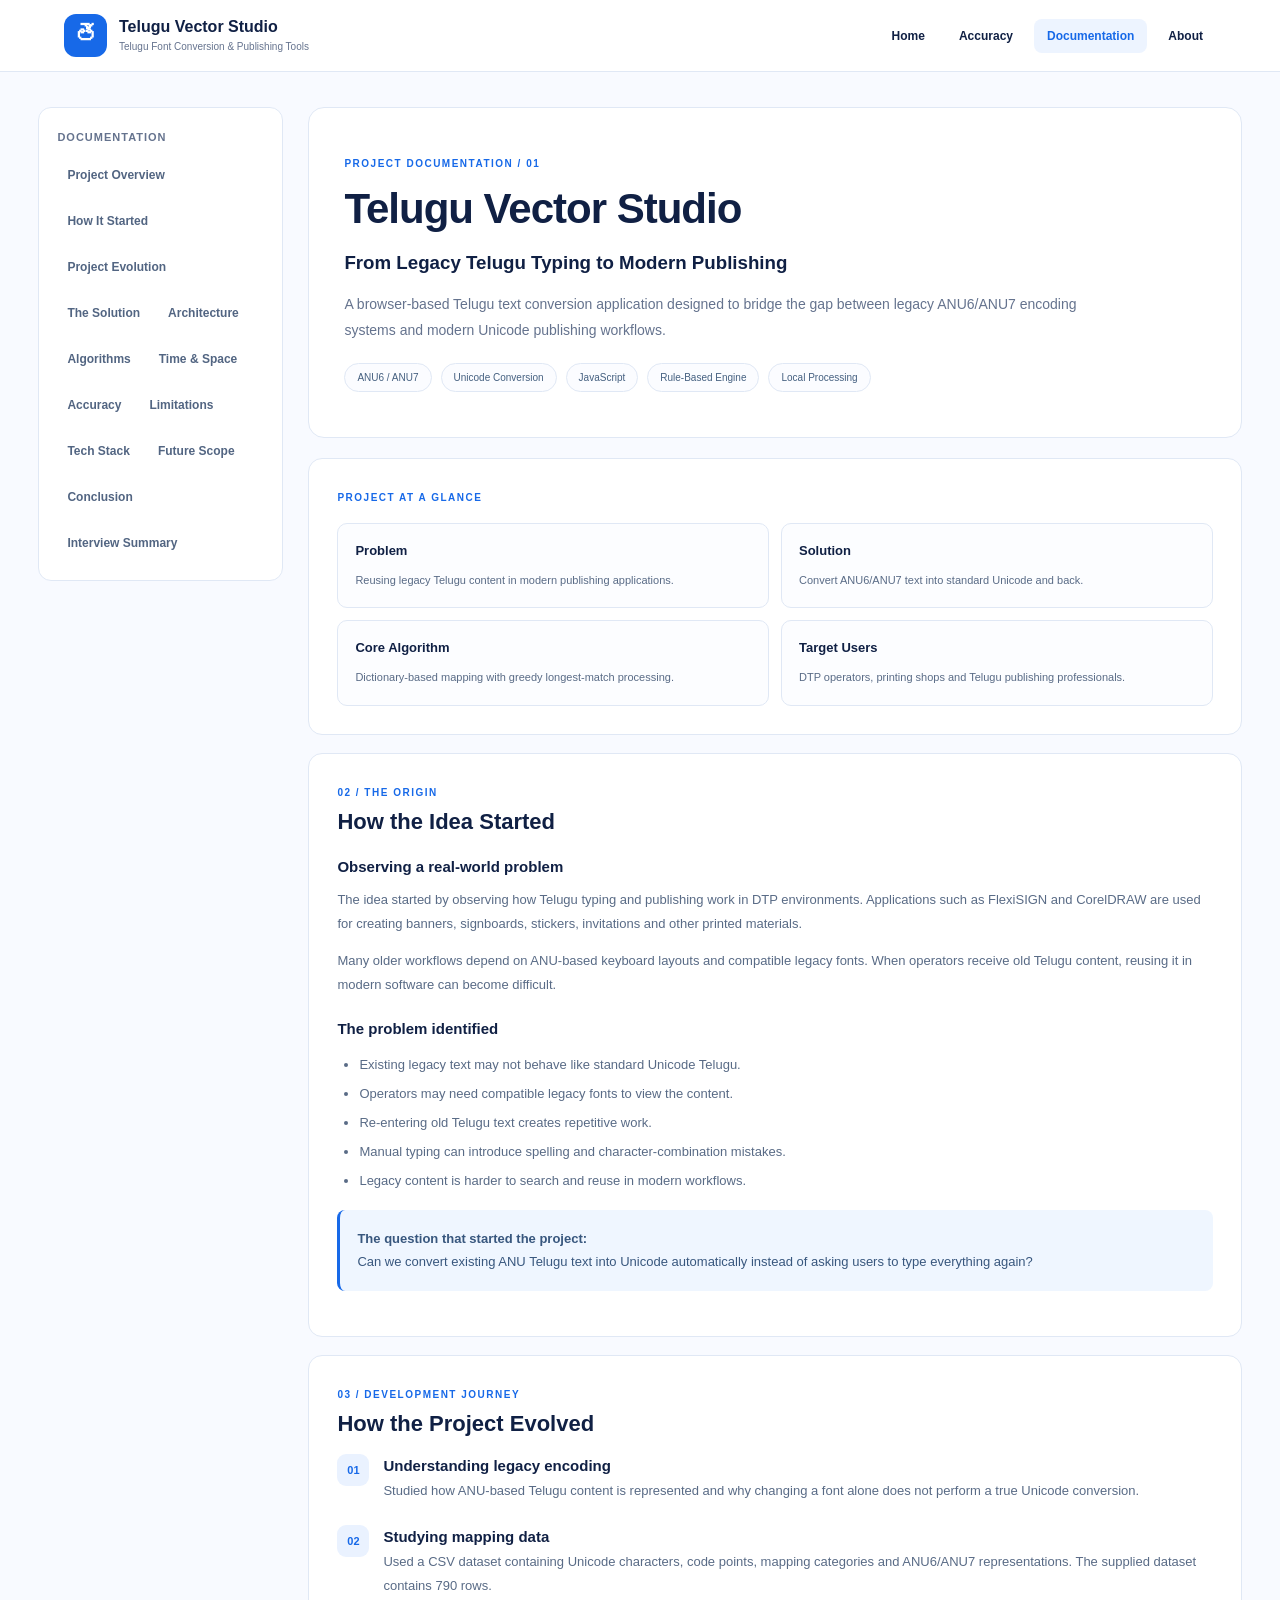
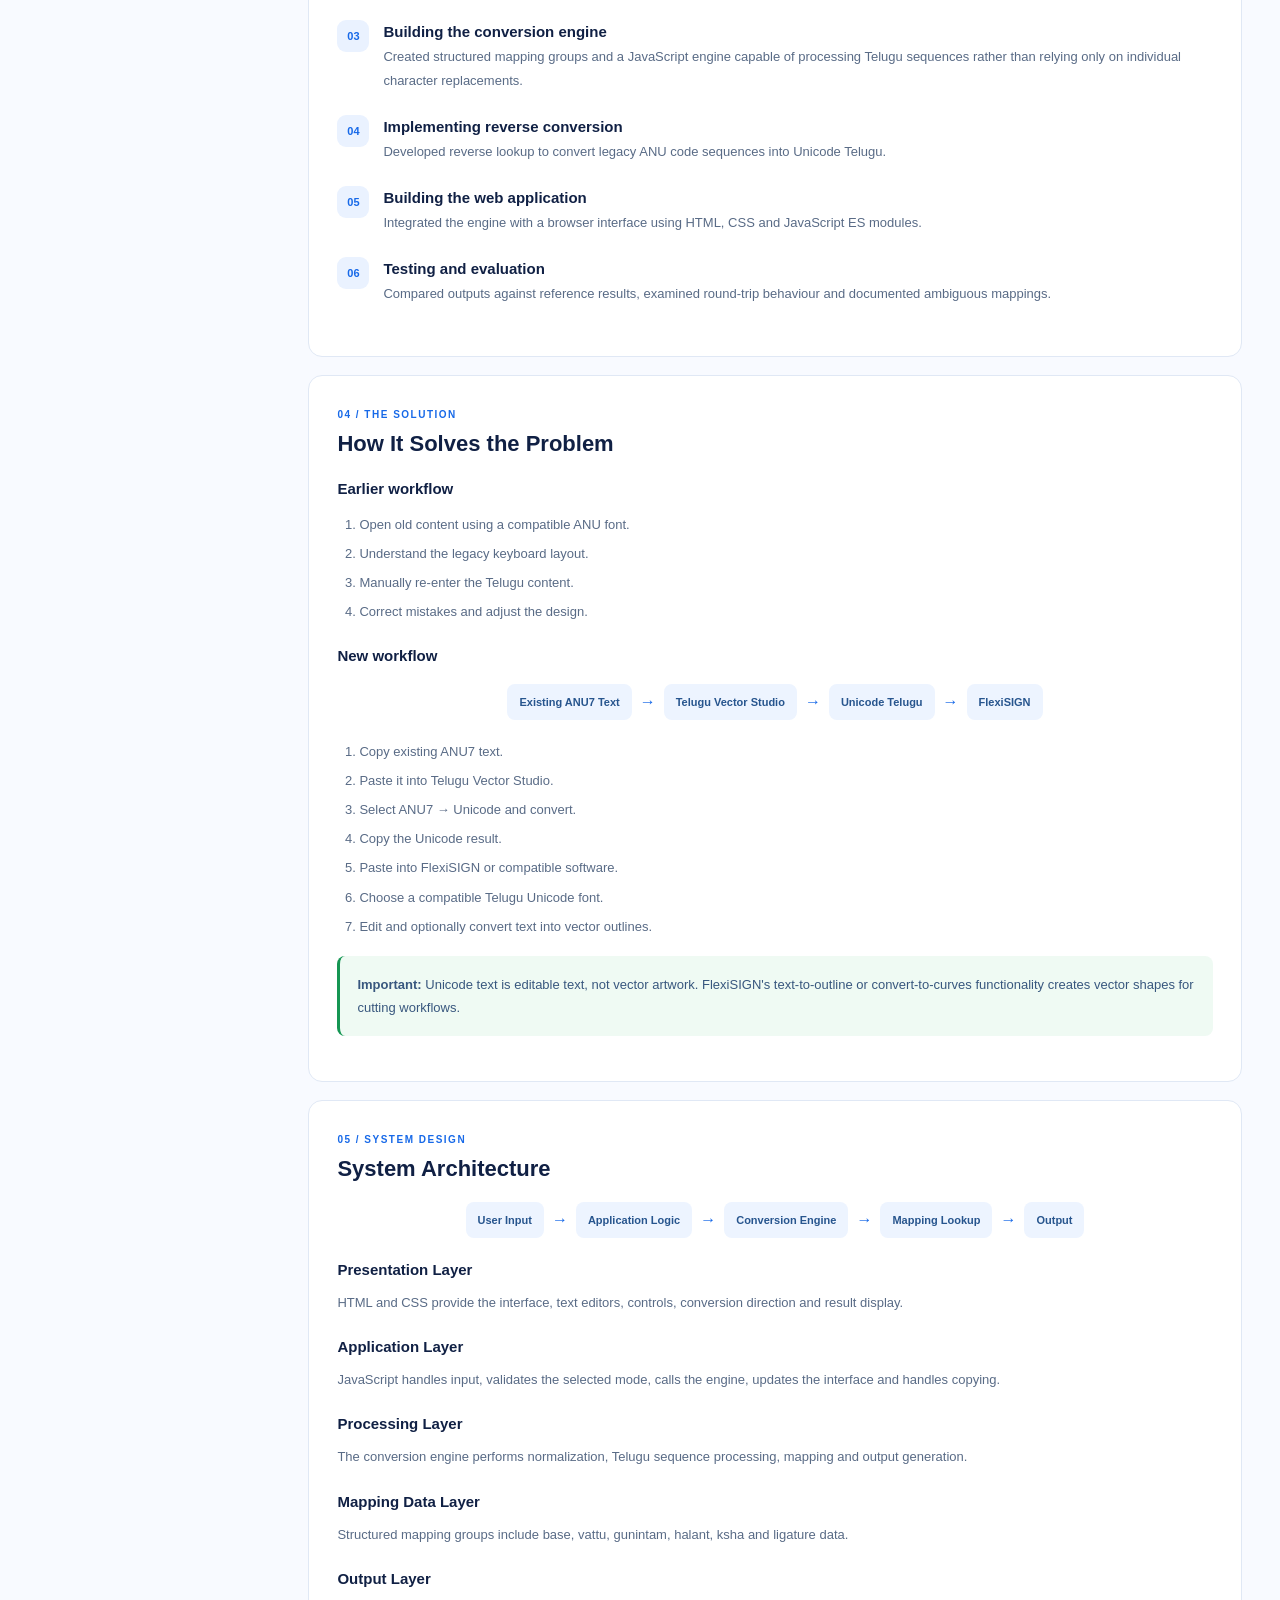
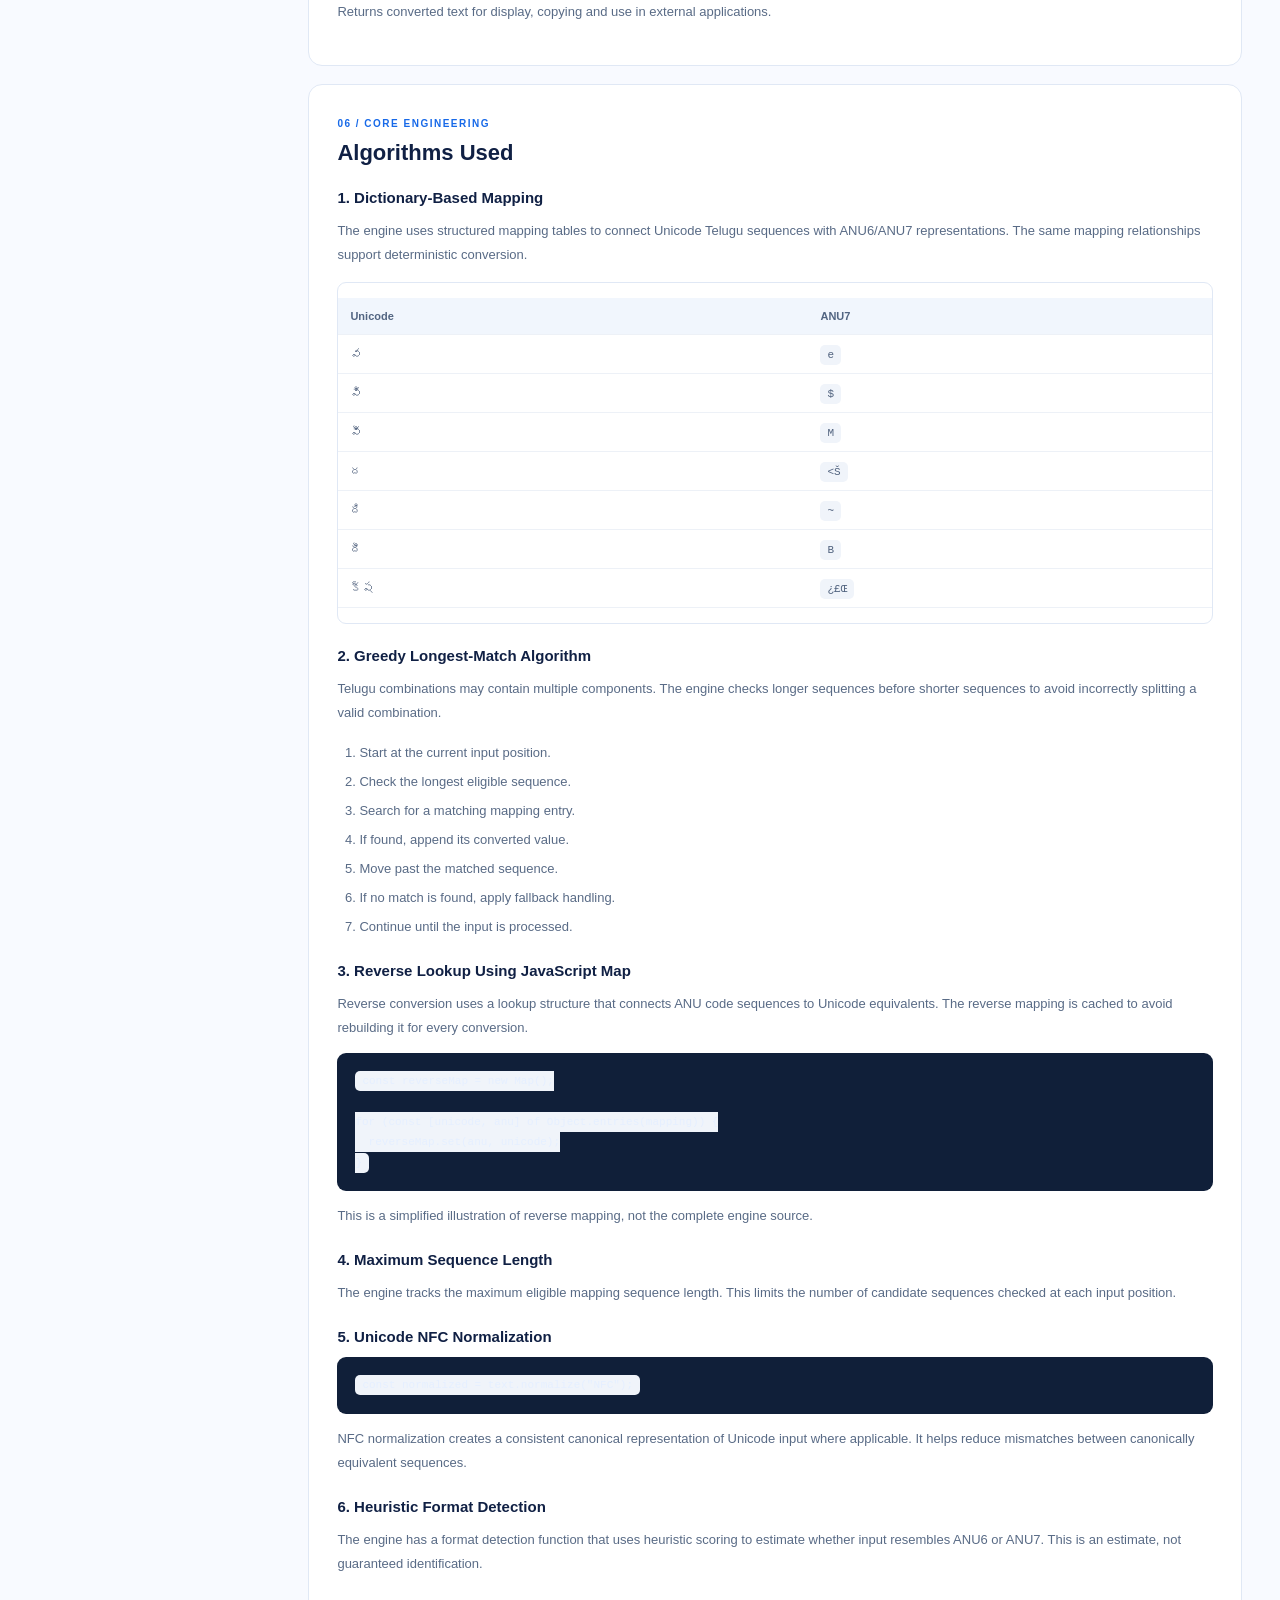
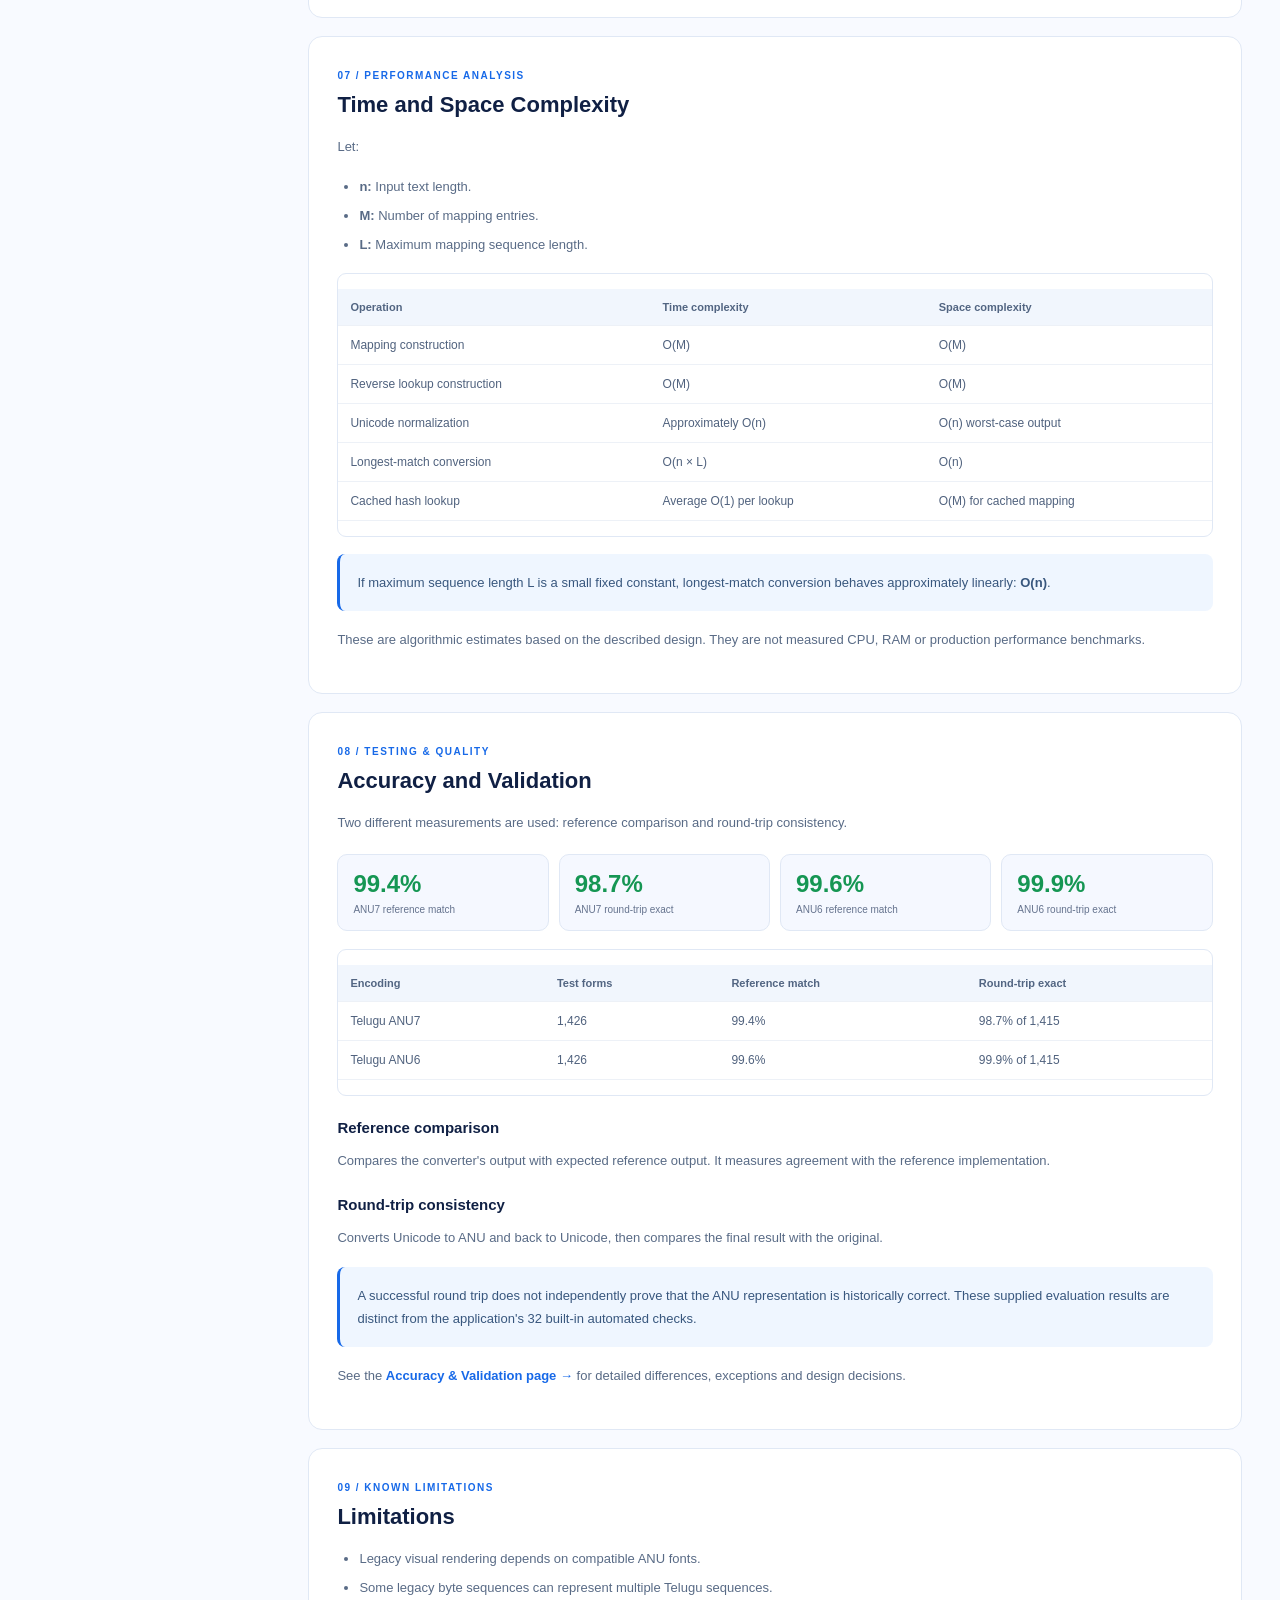
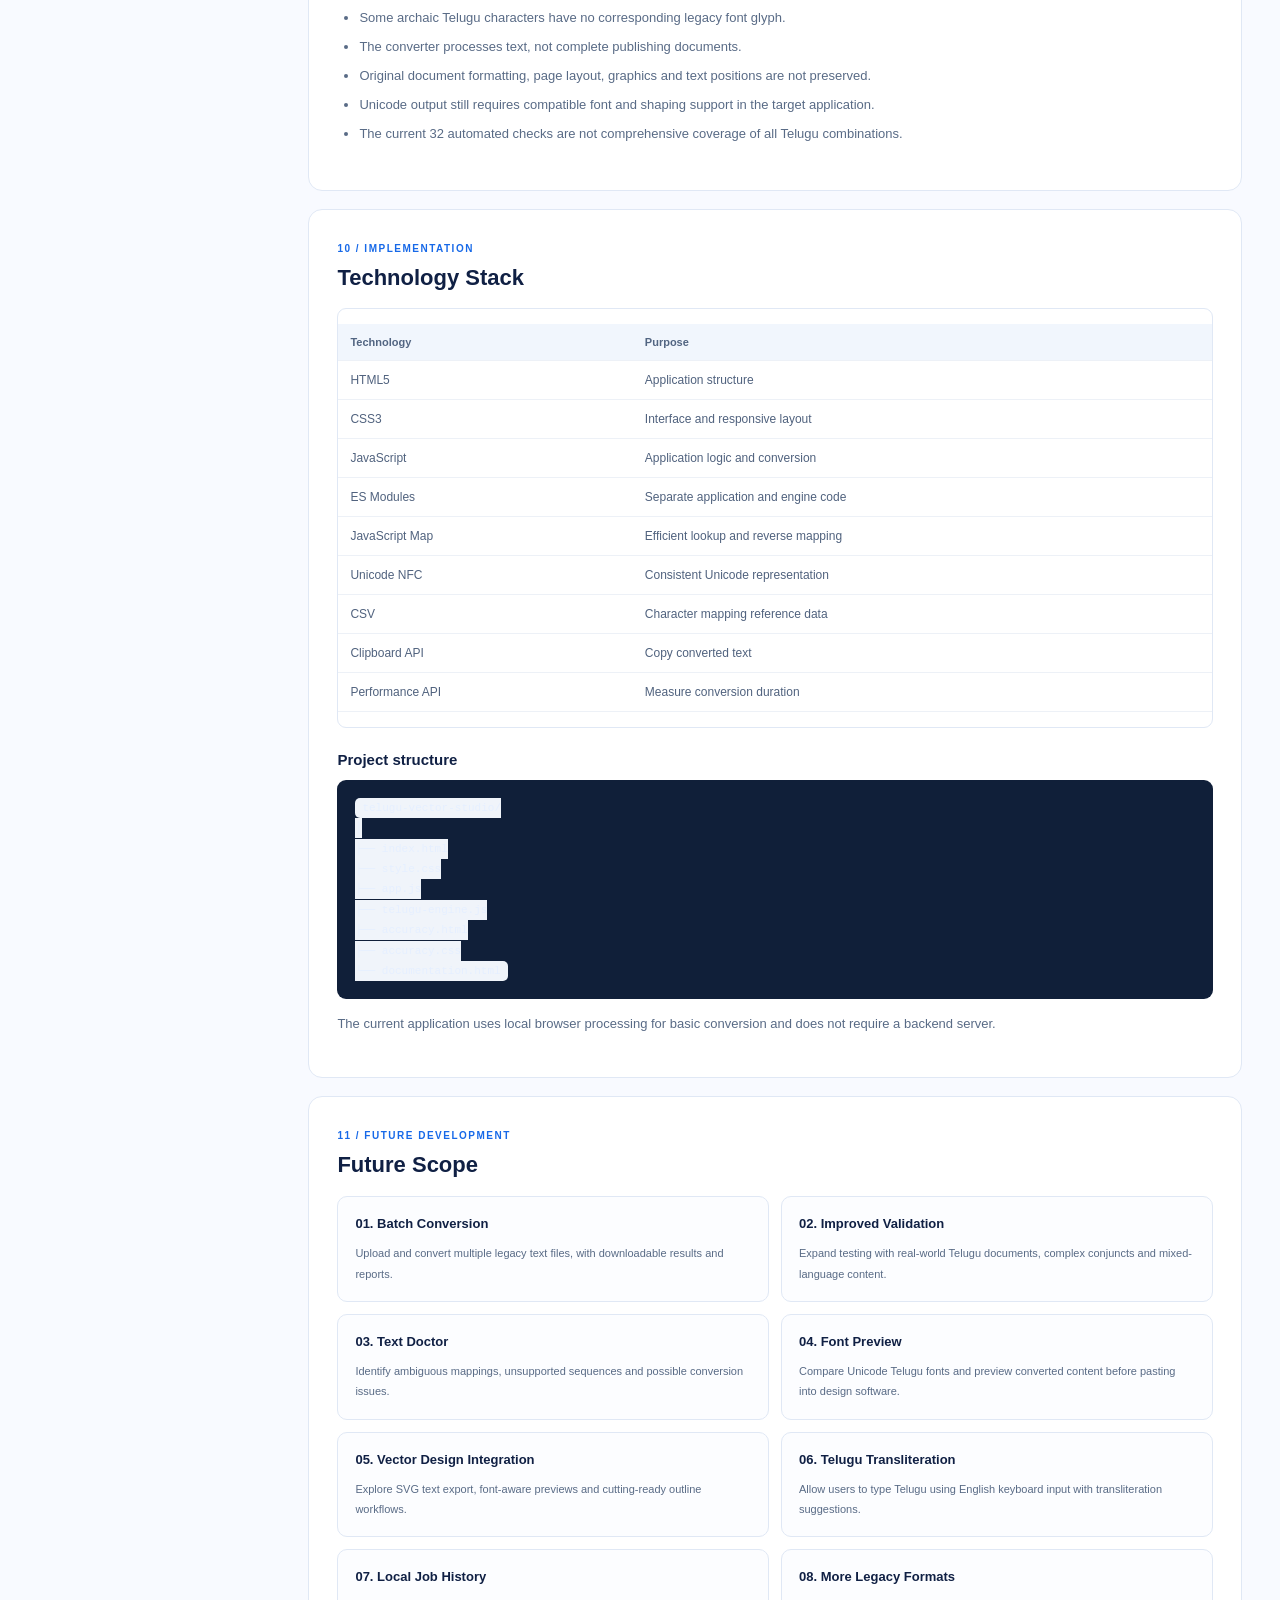
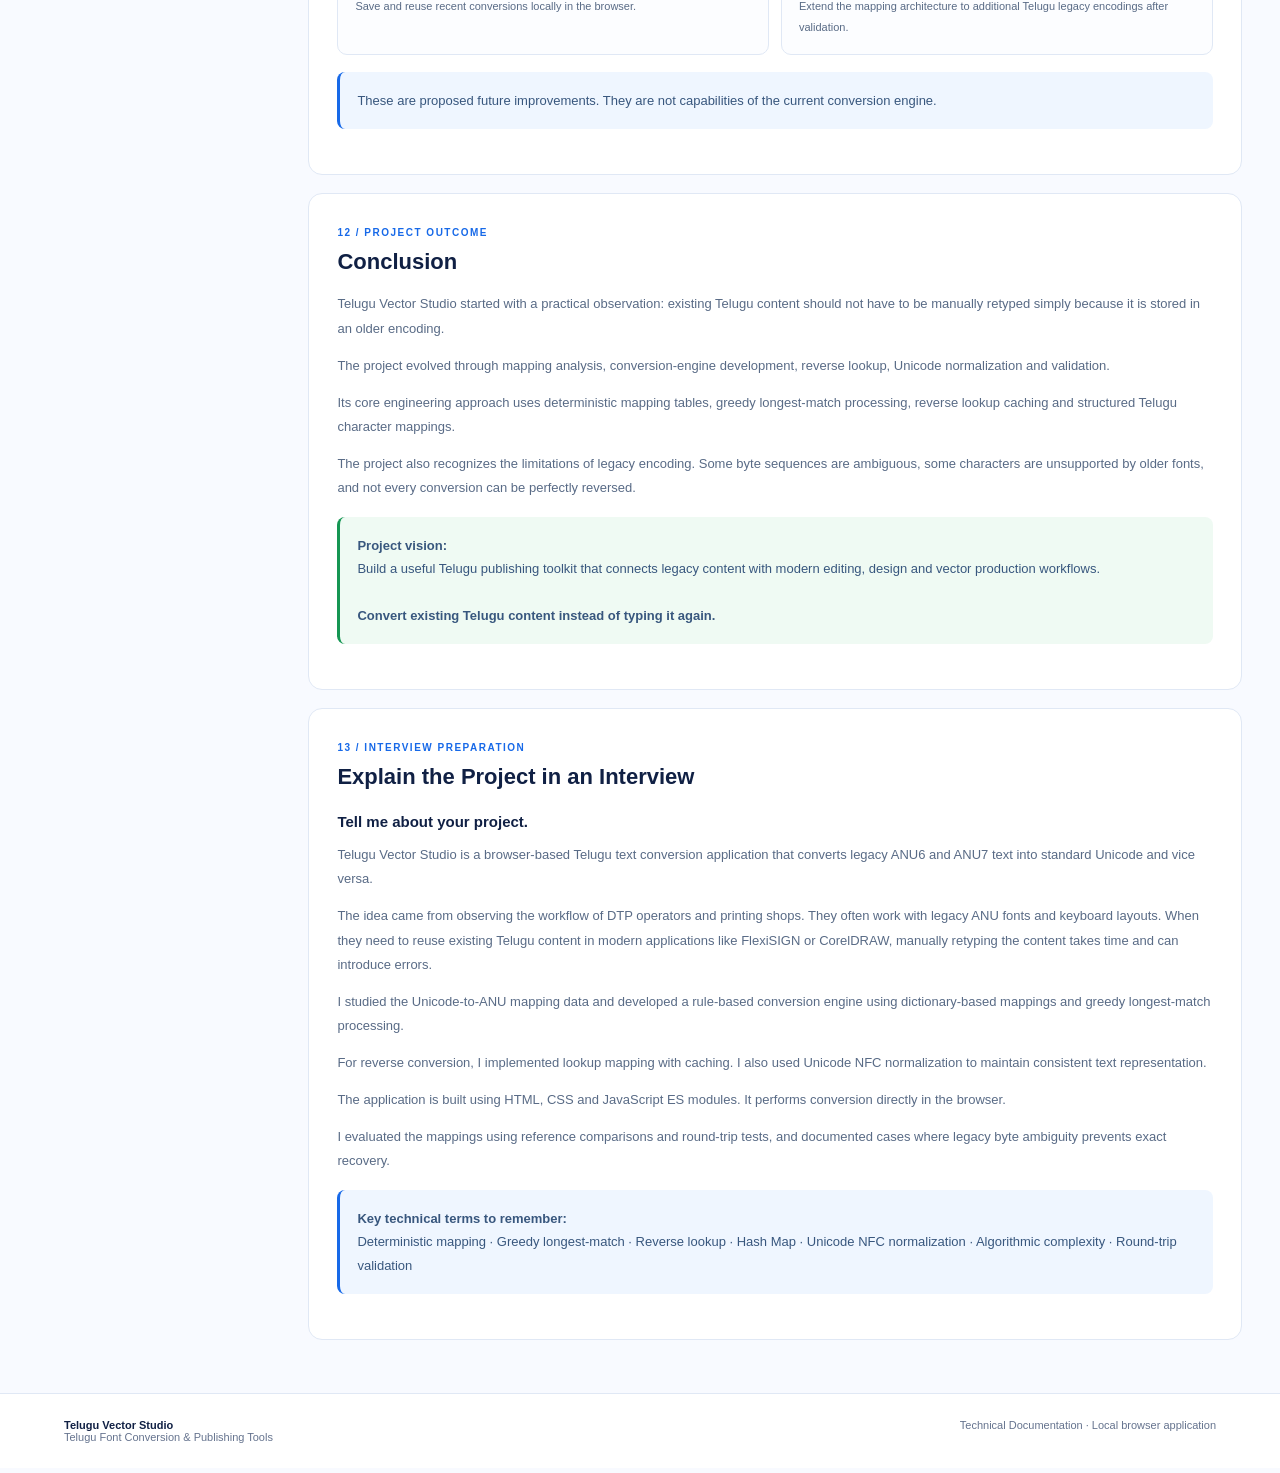
<file: documentation.html>
<!DOCTYPE html>
<html lang="en">
<head>
<meta charset="UTF-8">
<meta name="viewport" content="width=device-width, initial-scale=1">
<meta name="theme-color" content="#ffffff">
<title>Project Documentation | Telugu Vector Studio</title>

<style>
:root {
  --blue: #1769e8;
  --dark: #102044;
  --muted: #65738e;
  --border: #e0e8f5;
  --soft: #f4f8ff;
  --green: #159653;
}

* { box-sizing: border-box; }

body {
  margin: 0;
  font-family: Inter, "Noto Sans Telugu", "Nirmala UI", Arial, sans-serif;
  color: var(--dark);
  background: #f8faff;
}

a { text-decoration: none; color: inherit; }

.topbar {
  background: white;
  border-bottom: 1px solid var(--border);
  padding: 14px 5%;
  display: flex;
  justify-content: space-between;
  align-items: center;
  gap: 20px;
  position: sticky;
  top: 0;
  z-index: 10;
}

.brand {
  display: flex;
  align-items: center;
  gap: 12px;
}

.logo {
  width: 43px;
  height: 43px;
  background: var(--blue);
  color: white;
  border-radius: 12px;
  display: grid;
  place-items: center;
  font-size: 22px;
  font-weight: 800;
}

.brand strong { display: block; font-size: 16px; }
.brand small { color: var(--muted); font-size: 10px; }

nav { display: flex; gap: 8px; flex-wrap: wrap; }
nav a {
  padding: 10px 13px;
  font-size: 12px;
  font-weight: 650;
  border-radius: 8px;
}
nav a:hover, nav a.active { color: var(--blue); background: #edf4ff; }

.layout {
  width: min(1350px, 94%);
  margin: 35px auto;
  display: grid;
  grid-template-columns: 245px minmax(0, 1fr);
  gap: 25px;
  align-items: start;
}

.sidebar {
  position: sticky;
  top: 95px;
  background: white;
  border: 1px solid var(--border);
  border-radius: 13px;
  padding: 18px;
}

.sidebar h3 {
  font-size: 11px;
  letter-spacing: 1px;
  color: var(--muted);
  margin: 5px 0 13px;
}

.sidebar a {
  display: block;
  padding: 9px 10px;
  border-radius: 7px;
  color: #526582;
  font-size: 12px;
  margin: 3px 0;
}

.sidebar a:hover {
  background: var(--soft);
  color: var(--blue);
}

.content { min-width: 0; }

.hero {
  padding: 45px 35px;
  background: white;
  border: 1px solid var(--border);
  border-radius: 16px;
  margin-bottom: 20px;
}

.eyebrow {
  font-size: 10px;
  font-weight: 800;
  letter-spacing: 1.5px;
  color: var(--blue);
}

.hero h1 {
  font-size: clamp(29px, 4vw, 42px);
  letter-spacing: -1px;
  margin: 14px 0;
}

.hero p {
  max-width: 750px;
  color: var(--muted);
  font-size: 14px;
  line-height: 1.8;
}

.hero-tags {
  display: flex;
  gap: 9px;
  flex-wrap: wrap;
  margin-top: 20px;
}

.hero-tags span {
  padding: 8px 12px;
  border: 1px solid var(--border);
  border-radius: 30px;
  font-size: 10px;
  color: #456080;
  background: #fbfcff;
}

.doc-section {
  background: white;
  border: 1px solid var(--border);
  border-radius: 14px;
  padding: 28px;
  margin-bottom: 18px;
  scroll-margin-top: 95px;
}

.doc-section h2 {
  font-size: 22px;
  margin: 9px 0 17px;
}

.doc-section h3 {
  font-size: 15px;
  margin: 23px 0 9px;
}

.doc-section p,
.doc-section li {
  color: #596b86;
  font-size: 13px;
  line-height: 1.85;
}

.doc-section ul, .doc-section ol {
  padding-left: 22px;
}

.doc-section li { margin-bottom: 5px; }

.callout {
  padding: 17px;
  background: #eff6ff;
  border-left: 3px solid var(--blue);
  border-radius: 8px;
  color: #38577e;
  font-size: 13px;
  line-height: 1.8;
  margin: 17px 0;
}

.callout.green {
  background: #effaf3;
  border-color: var(--green);
}

.flow {
  display: flex;
  align-items: center;
  justify-content: center;
  gap: 8px;
  flex-wrap: wrap;
  margin: 20px 0;
}

.flow span {
  padding: 12px;
  background: #edf4ff;
  color: #27558e;
  border-radius: 8px;
  font-size: 11px;
  font-weight: 700;
}

.flow b { color: var(--blue); }

.cards {
  display: grid;
  grid-template-columns: repeat(2, 1fr);
  gap: 12px;
  margin-top: 18px;
}

.card {
  border: 1px solid var(--border);
  border-radius: 10px;
  padding: 17px;
  background: #fcfdff;
}

.card strong { font-size: 13px; }
.card p { font-size: 11px; margin-bottom: 0; }

table {
  width: 100%;
  border-collapse: collapse;
  margin: 15px 0;
  min-width: 480px;
  font-size: 12px;
}

.table-wrap {
  overflow-x: auto;
  border: 1px solid var(--border);
  border-radius: 9px;
  margin: 15px 0;
}

th {
  background: #f1f6fd;
  color: #526582;
  text-align: left;
  font-size: 11px;
}

th, td {
  padding: 12px;
  border-bottom: 1px solid #edf1f7;
}

td { color: #50627e; }

code {
  background: #f0f4fa;
  padding: 4px 7px;
  border-radius: 5px;
  font-size: 11px;
  overflow-wrap: anywhere;
}

pre {
  background: #101f39;
  color: #e5efff;
  padding: 18px;
  border-radius: 9px;
  overflow-x: auto;
  font-size: 12px;
  line-height: 1.7;
}

.metric-grid {
  display: grid;
  grid-template-columns: repeat(4, 1fr);
  gap: 10px;
  margin: 18px 0;
}

.metric {
  background: #f5f8ff;
  border: 1px solid var(--border);
  padding: 15px;
  border-radius: 10px;
}

.metric strong {
  display: block;
  color: var(--green);
  font-size: 24px;
}

.metric span {
  display: block;
  font-size: 10px;
  color: var(--muted);
  margin-top: 6px;
}

.step {
  display: flex;
  gap: 14px;
  margin: 17px 0;
}

.step-number {
  flex: 0 0 32px;
  height: 32px;
  background: #eaf2ff;
  color: var(--blue);
  display: grid;
  place-items: center;
  border-radius: 9px;
  font-weight: 800;
  font-size: 11px;
}

.step h3 { margin: 3px 0; }
.step p { margin: 5px 0; }

footer {
  padding: 25px 5%;
  background: white;
  border-top: 1px solid var(--border);
  display: flex;
  justify-content: space-between;
  gap: 15px;
  flex-wrap: wrap;
  color: var(--muted);
  font-size: 11px;
}

footer strong { color: var(--dark); }

@media(max-width: 850px) {
  .layout { grid-template-columns: 1fr; }
  .sidebar { position: static; }
  .sidebar nav { display: grid; grid-template-columns: repeat(2, 1fr); }
  .metric-grid { grid-template-columns: repeat(2, 1fr); }
}

@media(max-width: 550px) {
  .topbar { flex-direction: column; align-items: flex-start; }
  .cards { grid-template-columns: 1fr; }
  .hero, .doc-section { padding: 20px; }
  .hero h1 { font-size: 29px; }
  .metric-grid { grid-template-columns: 1fr 1fr; }
}
</style>
</head>

<body>

<header class="topbar">
  <a class="brand" href="index.html">
    <div class="logo">తె</div>
    <div>
      <strong>Telugu Vector Studio</strong>
      <small>Telugu Font Conversion & Publishing Tools</small>
    </div>
  </a>

  <nav>
    <a href="index.html">Home</a>
    <a href="accuracy.html">Accuracy</a>
    <a class="active" href="documentation.html">Documentation</a>
    <a href="about.html">About</a>
  </nav>
</header>

<div class="layout">

<aside class="sidebar">
  <h3>DOCUMENTATION</h3>
  <nav>
    <a href="#overview">Project Overview</a>
    <a href="#origin">How It Started</a>
    <a href="#evolution">Project Evolution</a>
    <a href="#solution">The Solution</a>
    <a href="#architecture">Architecture</a>
    <a href="#algorithms">Algorithms</a>
    <a href="#complexity">Time & Space</a>
    <a href="#validation">Accuracy</a>
    <a href="#limitations">Limitations</a>
    <a href="#technology">Tech Stack</a>
    <a href="#future">Future Scope</a>
    <a href="#conclusion">Conclusion</a>
    <a href="#interview">Interview Summary</a>
  </nav>
</aside>

<main class="content">

<section class="hero" id="overview">
  <span class="eyebrow">PROJECT DOCUMENTATION / 01</span>
  <h1>Telugu Vector Studio</h1>
  <h3>From Legacy Telugu Typing to Modern Publishing</h3>
  <p>
    A browser-based Telugu text conversion application designed
    to bridge the gap between legacy ANU6/ANU7 encoding systems
    and modern Unicode publishing workflows.
  </p>
  <div class="hero-tags">
    <span>ANU6 / ANU7</span>
    <span>Unicode Conversion</span>
    <span>JavaScript</span>
    <span>Rule-Based Engine</span>
    <span>Local Processing</span>
  </div>
</section>

<section class="doc-section">
  <span class="eyebrow">PROJECT AT A GLANCE</span>
  <div class="cards">
    <div class="card">
      <strong>Problem</strong>
      <p>Reusing legacy Telugu content in modern publishing applications.</p>
    </div>
    <div class="card">
      <strong>Solution</strong>
      <p>Convert ANU6/ANU7 text into standard Unicode and back.</p>
    </div>
    <div class="card">
      <strong>Core Algorithm</strong>
      <p>Dictionary-based mapping with greedy longest-match processing.</p>
    </div>
    <div class="card">
      <strong>Target Users</strong>
      <p>DTP operators, printing shops and Telugu publishing professionals.</p>
    </div>
  </div>
</section>

<section class="doc-section" id="origin">
  <span class="eyebrow">02 / THE ORIGIN</span>
  <h2>How the Idea Started</h2>

  <h3>Observing a real-world problem</h3>
  <p>
    The idea started by observing how Telugu typing and publishing
    work in DTP environments. Applications such as FlexiSIGN and
    CorelDRAW are used for creating banners, signboards, stickers,
    invitations and other printed materials.
  </p>
  <p>
    Many older workflows depend on ANU-based keyboard layouts and
    compatible legacy fonts. When operators receive old Telugu
    content, reusing it in modern software can become difficult.
  </p>

  <h3>The problem identified</h3>
  <ul>
    <li>Existing legacy text may not behave like standard Unicode Telugu.</li>
    <li>Operators may need compatible legacy fonts to view the content.</li>
    <li>Re-entering old Telugu text creates repetitive work.</li>
    <li>Manual typing can introduce spelling and character-combination mistakes.</li>
    <li>Legacy content is harder to search and reuse in modern workflows.</li>
  </ul>

  <div class="callout">
    <strong>The question that started the project:</strong><br>
    Can we convert existing ANU Telugu text into Unicode automatically
    instead of asking users to type everything again?
  </div>
</section>

<section class="doc-section" id="evolution">
  <span class="eyebrow">03 / DEVELOPMENT JOURNEY</span>
  <h2>How the Project Evolved</h2>

  <div class="step">
    <div class="step-number">01</div>
    <div>
      <h3>Understanding legacy encoding</h3>
      <p>Studied how ANU-based Telugu content is represented and why changing a font alone does not perform a true Unicode conversion.</p>
    </div>
  </div>

  <div class="step">
    <div class="step-number">02</div>
    <div>
      <h3>Studying mapping data</h3>
      <p>Used a CSV dataset containing Unicode characters, code points, mapping categories and ANU6/ANU7 representations. The supplied dataset contains 790 rows.</p>
    </div>
  </div>

  <div class="step">
    <div class="step-number">03</div>
    <div>
      <h3>Building the conversion engine</h3>
      <p>Created structured mapping groups and a JavaScript engine capable of processing Telugu sequences rather than relying only on individual character replacements.</p>
    </div>
  </div>

  <div class="step">
    <div class="step-number">04</div>
    <div>
      <h3>Implementing reverse conversion</h3>
      <p>Developed reverse lookup to convert legacy ANU code sequences into Unicode Telugu.</p>
    </div>
  </div>

  <div class="step">
    <div class="step-number">05</div>
    <div>
      <h3>Building the web application</h3>
      <p>Integrated the engine with a browser interface using HTML, CSS and JavaScript ES modules.</p>
    </div>
  </div>

  <div class="step">
    <div class="step-number">06</div>
    <div>
      <h3>Testing and evaluation</h3>
      <p>Compared outputs against reference results, examined round-trip behaviour and documented ambiguous mappings.</p>
    </div>
  </div>
</section>

<section class="doc-section" id="solution">
  <span class="eyebrow">04 / THE SOLUTION</span>
  <h2>How It Solves the Problem</h2>

  <h3>Earlier workflow</h3>
  <ol>
    <li>Open old content using a compatible ANU font.</li>
    <li>Understand the legacy keyboard layout.</li>
    <li>Manually re-enter the Telugu content.</li>
    <li>Correct mistakes and adjust the design.</li>
  </ol>

  <h3>New workflow</h3>
  <div class="flow">
    <span>Existing ANU7 Text</span><b>→</b>
    <span>Telugu Vector Studio</span><b>→</b>
    <span>Unicode Telugu</span><b>→</b>
    <span>FlexiSIGN</span>
  </div>

  <ol>
    <li>Copy existing ANU7 text.</li>
    <li>Paste it into Telugu Vector Studio.</li>
    <li>Select ANU7 → Unicode and convert.</li>
    <li>Copy the Unicode result.</li>
    <li>Paste into FlexiSIGN or compatible software.</li>
    <li>Choose a compatible Telugu Unicode font.</li>
    <li>Edit and optionally convert text into vector outlines.</li>
  </ol>

  <div class="callout green">
    <strong>Important:</strong> Unicode text is editable text, not vector artwork.
    FlexiSIGN's text-to-outline or convert-to-curves functionality
    creates vector shapes for cutting workflows.
  </div>
</section>

<section class="doc-section" id="architecture">
  <span class="eyebrow">05 / SYSTEM DESIGN</span>
  <h2>System Architecture</h2>

  <div class="flow">
    <span>User Input</span><b>→</b>
    <span>Application Logic</span><b>→</b>
    <span>Conversion Engine</span><b>→</b>
    <span>Mapping Lookup</span><b>→</b>
    <span>Output</span>
  </div>

  <h3>Presentation Layer</h3>
  <p>HTML and CSS provide the interface, text editors, controls, conversion direction and result display.</p>

  <h3>Application Layer</h3>
  <p>JavaScript handles input, validates the selected mode, calls the engine, updates the interface and handles copying.</p>

  <h3>Processing Layer</h3>
  <p>The conversion engine performs normalization, Telugu sequence processing, mapping and output generation.</p>

  <h3>Mapping Data Layer</h3>
  <p>Structured mapping groups include base, vattu, gunintam, halant, ksha and ligature data.</p>

  <h3>Output Layer</h3>
  <p>Returns converted text for display, copying and use in external applications.</p>
</section>

<section class="doc-section" id="algorithms">
  <span class="eyebrow">06 / CORE ENGINEERING</span>
  <h2>Algorithms Used</h2>

  <h3>1. Dictionary-Based Mapping</h3>
  <p>
    The engine uses structured mapping tables to connect Unicode
    Telugu sequences with ANU6/ANU7 representations.
    The same mapping relationships support deterministic conversion.
  </p>

  <div class="table-wrap">
    <table>
      <thead><tr><th>Unicode</th><th>ANU7</th></tr></thead>
      <tbody>
        <tr><td>వ</td><td><code>e</code></td></tr>
        <tr><td>వి</td><td><code>$</code></td></tr>
        <tr><td>వీ</td><td><code>M</code></td></tr>
        <tr><td>ద</td><td><code>&lt;Š</code></td></tr>
        <tr><td>ది</td><td><code>~</code></td></tr>
        <tr><td>దీ</td><td><code>B</code></td></tr>
        <tr><td>క్ష</td><td><code>¿£Œ</code></td></tr>
      </tbody>
    </table>
  </div>

  <h3>2. Greedy Longest-Match Algorithm</h3>
  <p>
    Telugu combinations may contain multiple components. The engine
    checks longer sequences before shorter sequences to avoid
    incorrectly splitting a valid combination.
  </p>

  <ol>
    <li>Start at the current input position.</li>
    <li>Check the longest eligible sequence.</li>
    <li>Search for a matching mapping entry.</li>
    <li>If found, append its converted value.</li>
    <li>Move past the matched sequence.</li>
    <li>If no match is found, apply fallback handling.</li>
    <li>Continue until the input is processed.</li>
  </ol>

  <h3>3. Reverse Lookup Using JavaScript Map</h3>
  <p>
    Reverse conversion uses a lookup structure that connects ANU
    code sequences to Unicode equivalents. The reverse mapping
    is cached to avoid rebuilding it for every conversion.
  </p>

  <pre><code>const reverseMap = new Map();

for (const [unicode, anu] of Object.entries(mapping)) {
  reverseMap.set(anu, unicode);
}</code></pre>

  <p>This is a simplified illustration of reverse mapping, not the complete engine source.</p>

  <h3>4. Maximum Sequence Length</h3>
  <p>
    The engine tracks the maximum eligible mapping sequence length.
    This limits the number of candidate sequences checked at each
    input position.
  </p>

  <h3>5. Unicode NFC Normalization</h3>
  <pre><code>const normalized = text.normalize("NFC");</code></pre>
  <p>
    NFC normalization creates a consistent canonical representation
    of Unicode input where applicable. It helps reduce mismatches
    between canonically equivalent sequences.
  </p>

  <h3>6. Heuristic Format Detection</h3>
  <p>
    The engine has a format detection function that uses heuristic
    scoring to estimate whether input resembles ANU6 or ANU7.
    This is an estimate, not guaranteed identification.
  </p>
</section>

<section class="doc-section" id="complexity">
  <span class="eyebrow">07 / PERFORMANCE ANALYSIS</span>
  <h2>Time and Space Complexity</h2>

  <p>Let:</p>
  <ul>
    <li><strong>n:</strong> Input text length.</li>
    <li><strong>M:</strong> Number of mapping entries.</li>
    <li><strong>L:</strong> Maximum mapping sequence length.</li>
  </ul>

  <div class="table-wrap">
    <table>
      <thead>
        <tr><th>Operation</th><th>Time complexity</th><th>Space complexity</th></tr>
      </thead>
      <tbody>
        <tr><td>Mapping construction</td><td>O(M)</td><td>O(M)</td></tr>
        <tr><td>Reverse lookup construction</td><td>O(M)</td><td>O(M)</td></tr>
        <tr><td>Unicode normalization</td><td>Approximately O(n)</td><td>O(n) worst-case output</td></tr>
        <tr><td>Longest-match conversion</td><td>O(n × L)</td><td>O(n)</td></tr>
        <tr><td>Cached hash lookup</td><td>Average O(1) per lookup</td><td>O(M) for cached mapping</td></tr>
      </tbody>
    </table>
  </div>

  <div class="callout">
    If maximum sequence length L is a small fixed constant,
    longest-match conversion behaves approximately linearly:
    <strong>O(n)</strong>.
  </div>

  <p>
    These are algorithmic estimates based on the described design.
    They are not measured CPU, RAM or production performance benchmarks.
  </p>
</section>

<section class="doc-section" id="validation">
  <span class="eyebrow">08 / TESTING & QUALITY</span>
  <h2>Accuracy and Validation</h2>

  <p>
    Two different measurements are used: reference comparison
    and round-trip consistency.
  </p>

  <div class="metric-grid">
    <div class="metric"><strong>99.4%</strong><span>ANU7 reference match</span></div>
    <div class="metric"><strong>98.7%</strong><span>ANU7 round-trip exact</span></div>
    <div class="metric"><strong>99.6%</strong><span>ANU6 reference match</span></div>
    <div class="metric"><strong>99.9%</strong><span>ANU6 round-trip exact</span></div>
  </div>

  <div class="table-wrap">
    <table>
      <thead>
        <tr><th>Encoding</th><th>Test forms</th><th>Reference match</th><th>Round-trip exact</th></tr>
      </thead>
      <tbody>
        <tr><td>Telugu ANU7</td><td>1,426</td><td>99.4%</td><td>98.7% of 1,415</td></tr>
        <tr><td>Telugu ANU6</td><td>1,426</td><td>99.6%</td><td>99.9% of 1,415</td></tr>
      </tbody>
    </table>
  </div>

  <h3>Reference comparison</h3>
  <p>Compares the converter's output with expected reference output. It measures agreement with the reference implementation.</p>

  <h3>Round-trip consistency</h3>
  <p>Converts Unicode to ANU and back to Unicode, then compares the final result with the original.</p>

  <div class="callout">
    A successful round trip does not independently prove that
    the ANU representation is historically correct. These
    supplied evaluation results are distinct from the application's
    32 built-in automated checks.
  </div>

  <p>
    See the <a href="accuracy.html" style="color:#1769e8;font-weight:700">Accuracy & Validation page →</a>
    for detailed differences, exceptions and design decisions.
  </p>
</section>

<section class="doc-section" id="limitations">
  <span class="eyebrow">09 / KNOWN LIMITATIONS</span>
  <h2>Limitations</h2>

  <ul>
    <li>Legacy visual rendering depends on compatible ANU fonts.</li>
    <li>Some legacy byte sequences can represent multiple Telugu sequences.</li>
    <li>Some archaic Telugu characters have no corresponding legacy font glyph.</li>
    <li>The converter processes text, not complete publishing documents.</li>
    <li>Original document formatting, page layout, graphics and text positions are not preserved.</li>
    <li>Unicode output still requires compatible font and shaping support in the target application.</li>
    <li>The current 32 automated checks are not comprehensive coverage of all Telugu combinations.</li>
  </ul>
</section>

<section class="doc-section" id="technology">
  <span class="eyebrow">10 / IMPLEMENTATION</span>
  <h2>Technology Stack</h2>

  <div class="table-wrap">
    <table>
      <thead><tr><th>Technology</th><th>Purpose</th></tr></thead>
      <tbody>
        <tr><td>HTML5</td><td>Application structure</td></tr>
        <tr><td>CSS3</td><td>Interface and responsive layout</td></tr>
        <tr><td>JavaScript</td><td>Application logic and conversion</td></tr>
        <tr><td>ES Modules</td><td>Separate application and engine code</td></tr>
        <tr><td>JavaScript Map</td><td>Efficient lookup and reverse mapping</td></tr>
        <tr><td>Unicode NFC</td><td>Consistent Unicode representation</td></tr>
        <tr><td>CSV</td><td>Character mapping reference data</td></tr>
        <tr><td>Clipboard API</td><td>Copy converted text</td></tr>
        <tr><td>Performance API</td><td>Measure conversion duration</td></tr>
      </tbody>
    </table>
  </div>

  <h3>Project structure</h3>
  <pre><code>telugu-vector-studio/
│
├── index.html
├── style.css
├── app.js
├── telugu-engine.js
├── accuracy.html
├── accuracy.css
└── documentation.html</code></pre>

  <p>
    The current application uses local browser processing for
    basic conversion and does not require a backend server.
  </p>
</section>

<section class="doc-section" id="future">
  <span class="eyebrow">11 / FUTURE DEVELOPMENT</span>
  <h2>Future Scope</h2>

  <div class="cards">
    <div class="card">
      <strong>01. Batch Conversion</strong>
      <p>Upload and convert multiple legacy text files, with downloadable results and reports.</p>
    </div>
    <div class="card">
      <strong>02. Improved Validation</strong>
      <p>Expand testing with real-world Telugu documents, complex conjuncts and mixed-language content.</p>
    </div>
    <div class="card">
      <strong>03. Text Doctor</strong>
      <p>Identify ambiguous mappings, unsupported sequences and possible conversion issues.</p>
    </div>
    <div class="card">
      <strong>04. Font Preview</strong>
      <p>Compare Unicode Telugu fonts and preview converted content before pasting into design software.</p>
    </div>
    <div class="card">
      <strong>05. Vector Design Integration</strong>
      <p>Explore SVG text export, font-aware previews and cutting-ready outline workflows.</p>
    </div>
    <div class="card">
      <strong>06. Telugu Transliteration</strong>
      <p>Allow users to type Telugu using English keyboard input with transliteration suggestions.</p>
    </div>
    <div class="card">
      <strong>07. Local Job History</strong>
      <p>Save and reuse recent conversions locally in the browser.</p>
    </div>
    <div class="card">
      <strong>08. More Legacy Formats</strong>
      <p>Extend the mapping architecture to additional Telugu legacy encodings after validation.</p>
    </div>
  </div>

  <div class="callout">
    These are proposed future improvements. They are not
    capabilities of the current conversion engine.
  </div>
</section>

<section class="doc-section" id="conclusion">
  <span class="eyebrow">12 / PROJECT OUTCOME</span>
  <h2>Conclusion</h2>

  <p>
    Telugu Vector Studio started with a practical observation:
    existing Telugu content should not have to be manually retyped
    simply because it is stored in an older encoding.
  </p>

  <p>
    The project evolved through mapping analysis, conversion-engine
    development, reverse lookup, Unicode normalization and
    validation.
  </p>

  <p>
    Its core engineering approach uses deterministic mapping tables,
    greedy longest-match processing, reverse lookup caching and
    structured Telugu character mappings.
  </p>

  <p>
    The project also recognizes the limitations of legacy encoding.
    Some byte sequences are ambiguous, some characters are unsupported
    by older fonts, and not every conversion can be perfectly reversed.
  </p>

  <div class="callout green">
    <strong>Project vision:</strong><br>
    Build a useful Telugu publishing toolkit that connects
    legacy content with modern editing, design and vector
    production workflows.
    <br><br>
    <strong>Convert existing Telugu content instead of typing it again.</strong>
  </div>
</section>

<section class="doc-section" id="interview">
  <span class="eyebrow">13 / INTERVIEW PREPARATION</span>
  <h2>Explain the Project in an Interview</h2>

  <h3>Tell me about your project.</h3>

  <p>
    Telugu Vector Studio is a browser-based Telugu text conversion
    application that converts legacy ANU6 and ANU7 text into
    standard Unicode and vice versa.
  </p>

  <p>
    The idea came from observing the workflow of DTP operators
    and printing shops. They often work with legacy ANU fonts
    and keyboard layouts. When they need to reuse existing
    Telugu content in modern applications like FlexiSIGN or
    CorelDRAW, manually retyping the content takes time and
    can introduce errors.
  </p>

  <p>
    I studied the Unicode-to-ANU mapping data and developed a
    rule-based conversion engine using dictionary-based mappings
    and greedy longest-match processing.
  </p>

  <p>
    For reverse conversion, I implemented lookup mapping with
    caching. I also used Unicode NFC normalization to maintain
    consistent text representation.
  </p>

  <p>
    The application is built using HTML, CSS and JavaScript
    ES modules. It performs conversion directly in the browser.
  </p>

  <p>
    I evaluated the mappings using reference comparisons and
    round-trip tests, and documented cases where legacy byte
    ambiguity prevents exact recovery.
  </p>

  <div class="callout">
    <strong>Key technical terms to remember:</strong><br>
    Deterministic mapping · Greedy longest-match · Reverse lookup ·
    Hash Map · Unicode NFC normalization · Algorithmic complexity ·
    Round-trip validation
  </div>
</section>

</main>
</div>

<footer>
  <div>
    <strong>Telugu Vector Studio</strong><br>
    Telugu Font Conversion & Publishing Tools
  </div>
  <span>Technical Documentation · Local browser application</span>
</footer>

</body>
</html>
</file>
<file: style.css>
:root {
  --blue: #1769e8;
  --blue-dark: #0d347a;
  --text: #102044;
  --muted: #65738e;
  --border: #e0e8f5;
  --surface: #ffffff;
  --soft-blue: #f0f6ff;
  --green: #159653;
  --red: #df5252;
  --shadow: 0 8px 30px rgba(35, 77, 135, .07);
}

* {
  box-sizing: border-box;
}

html {
  scroll-behavior: smooth;
}

body {
  margin: 0;
  background: #f8faff;
  color: var(--text);
  font-family: Inter, "Noto Sans Telugu", "Nirmala UI", Arial, sans-serif;
}

button, textarea, select {
  font: inherit;
}

button {
  cursor: pointer;
}

.topbar {
  min-height: 76px;
  background: #fff;
  border-bottom: 1px solid var(--border);
  display: flex;
  justify-content: space-between;
  align-items: center;
  padding: 12px 5%;
  gap: 25px;
}

.brand {
  display: flex;
  align-items: center;
  gap: 12px;
  text-decoration: none;
  color: var(--text);
}

.brand-icon {
  width: 46px;
  height: 46px;
  border-radius: 13px;
  display: grid;
  place-items: center;
  background: var(--blue);
  color: white;
  font-size: 23px;
  font-weight: 800;
}

.brand strong {
  display: block;
  font-size: 19px;
}

.brand span {
  display: block;
  font-size: 11px;
  color: var(--muted);
  margin-top: 3px;
}

.topbar nav {
  display: flex;
  align-items: center;
  gap: 9px;
  flex-wrap: wrap;
}

.topbar nav a {
  padding: 11px 15px;
  color: var(--text);
  text-decoration: none;
  font-size: 13px;
  font-weight: 650;
  border-radius: 9px;
}

.topbar nav a:hover,
.topbar nav a.active {
  color: var(--blue);
  background: #eaf2ff;
}

main {
  width: min(1450px, 94%);
  margin: auto;
}

.hero {
  text-align: center;
  padding: 62px 15px 38px;
}

.eyebrow {
  color: var(--blue);
  font-size: 11px;
  font-weight: 800;
  letter-spacing: 1.5px;
}

.hero h1 {
  font-size: clamp(29px, 4vw, 46px);
  letter-spacing: -1.5px;
  margin: 15px 0 12px;
}

.hero h1 span {
  color: var(--blue);
}

.hero p {
  color: var(--muted);
  font-size: 16px;
  max-width: 850px;
  margin: auto;
  line-height: 1.7;
}

.hero-tags {
  display: flex;
  justify-content: center;
  gap: 12px;
  flex-wrap: wrap;
  margin-top: 23px;
}

.hero-tags span {
  background: white;
  border: 1px solid var(--border);
  color: #36577f;
  padding: 9px 14px;
  border-radius: 30px;
  font-size: 12px;
  font-weight: 650;
}

.converter-card,
.comparison-section,
.flexi-section,
.steps-section,
.benefits-section {
  background: white;
  border: 1px solid var(--border);
  border-radius: 19px;
  box-shadow: var(--shadow);
  margin-bottom: 24px;
}

.converter-card {
  padding: 28px;
}

.section-heading {
  display: flex;
  align-items: center;
  justify-content: space-between;
  gap: 20px;
  margin-bottom: 24px;
}

.section-heading h2 {
  margin: 8px 0;
  font-size: 25px;
}

.section-heading p {
  color: var(--muted);
  font-size: 13px;
  margin: 0;
  line-height: 1.6;
}

.engine-status {
  display: flex;
  align-items: center;
  gap: 8px;
  font-size: 12px;
  color: var(--muted);
  background: #f4f8ff;
  padding: 10px 13px;
  border-radius: 20px;
}

.engine-status i {
  width: 8px;
  height: 8px;
  border-radius: 50%;
  background: #e8a22d;
}

.engine-status.ready i {
  background: var(--green);
}

.mode-row {
  display: flex;
  align-items: center;
  gap: 17px;
  margin-bottom: 21px;
}

.mode-row label {
  font-size: 13px;
  font-weight: 700;
}

.mode-row select {
  padding: 11px 14px;
  min-width: min(360px, 100%);
  border: 1px solid #ccd8ea;
  border-radius: 9px;
  color: var(--text);
  background: white;
}

.editor-grid {
  display: grid;
  grid-template-columns: 1fr 130px 1fr;
  gap: 17px;
  align-items: center;
}

.editor {
  min-width: 0;
}

.editor-heading {
  display: flex;
  align-items: center;
  justify-content: space-between;
  gap: 10px;
  margin-bottom: 10px;
}

.editor-kicker {
  display: block;
  color: #8290a7;
  font-size: 10px;
  letter-spacing: 1.2px;
  font-weight: 800;
  margin-bottom: 5px;
}

.editor-heading label {
  font-weight: 750;
  font-size: 15px;
}

.editor textarea {
  display: block;
  width: 100%;
  height: 175px;
  resize: vertical;
  border: 1px solid #cbd7e9;
  border-radius: 10px;
  padding: 17px;
  background: #fcfdff;
  font-size: 19px;
  line-height: 1.7;
  color: var(--text);
  outline: none;
}

.editor textarea:focus {
  border-color: var(--blue);
  box-shadow: 0 0 0 3px rgba(23, 105, 232, .09);
}

.output-editor textarea {
  background: #f7fbff;
}

.editor-footer {
  display: flex;
  justify-content: space-between;
  padding: 9px 4px;
  color: var(--muted);
  font-size: 11px;
}

.light-btn,
.swap-btn {
  padding: 9px 13px;
  border: 1px solid var(--border);
  background: white;
  color: #36577f;
  border-radius: 8px;
  font-size: 12px;
  font-weight: 650;
}

.light-btn:hover,
.swap-btn:hover {
  background: var(--soft-blue);
}

.conversion-actions {
  display: flex;
  flex-direction: column;
  gap: 11px;
}

.convert-btn {
  background: var(--blue);
  color: white;
  border: 0;
  border-radius: 9px;
  padding: 14px 10px;
  font-weight: 750;
  box-shadow: 0 5px 14px rgba(23, 105, 232, .2);
}

.convert-btn:hover {
  background: #0d55c9;
  transform: translateY(-1px);
}

.convert-btn span {
  margin-left: 5px;
}

.swap-btn {
  padding: 12px 8px;
}

.message {
  margin-top: 15px;
  padding: 12px 15px;
  border-radius: 9px;
  background: #f2f6fc;
  color: #536681;
  font-size: 13px;
}

.message.success {
  background: #e8f8ef;
  color: #08743d;
}

.message.error {
  background: #fff0f0;
  color: #b52d2d;
}

.paste-hint {
  border: 0;
  background: transparent;
  color: #637692;
  font-size: 11px;
  padding: 12px 2px 0;
}

.paste-hint span {
  margin-right: 5px;
}

.comparison-section,
.steps-section {
  padding: 30px;
}

.centered {
  text-align: center;
  display: block;
}

.centered h2 {
  margin: 9px 0;
  font-size: 27px;
}

.comparison-grid {
  display: grid;
  grid-template-columns: .85fr 1.15fr;
  gap: 19px;
}

.comparison-card {
  padding: 23px;
  border-radius: 15px;
  min-width: 0;
}

.old-card {
  background: linear-gradient(140deg, #fff5f4, #fffafa);
  border: 1px solid #f9e5e2;
}

.new-card {
  background: linear-gradient(140deg, #f1f7ff, #f8fbff);
  border: 1px solid #e1ecff;
}

.comparison-title {
  display: flex;
  align-items: center;
  gap: 12px;
  margin-bottom: 22px;
}

.round-icon {
  width: 40px;
  height: 40px;
  border-radius: 50%;
  display: grid;
  place-items: center;
  font-size: 23px;
  background: white;
}

.round-icon.red {
  color: var(--red);
}

.round-icon.blue {
  color: var(--blue);
}

.small-label {
  font-size: 9px;
  color: var(--muted);
  font-weight: 800;
  letter-spacing: 1px;
}

.comparison-title h3 {
  margin: 4px 0 0;
  font-size: 17px;
}

.software-window {
  border: 7px solid #35465c;
  background: white;
  border-radius: 11px;
  overflow: hidden;
  max-width: 400px;
  margin: 0 auto 22px;
  box-shadow: 0 8px 16px rgba(20, 40, 70, .12);
}

.window-top {
  height: 39px;
  background: #e8edf4;
  display: flex;
  justify-content: space-around;
  align-items: center;
  font-size: 12px;
  font-weight: 800;
}

.window-top span:first-child {
  color: #6945c2;
}

.window-top span:last-child {
  color: #18864c;
}

.fake-toolbar {
  display: flex;
  flex-direction: column;
  gap: 12px;
  width: 42px;
  padding: 12px;
  background: #eef3fa;
  color: #536985;
  float: left;
  font-size: 17px;
}

.fake-canvas {
  margin: 17px 12px 12px 54px;
  height: 105px;
  border: 1px solid #d5dfeb;
  border-radius: 6px;
  display: flex;
  align-items: center;
  justify-content: center;
  font-size: 30px;
  background: #fff;
}

.cursor {
  height: 36px;
  width: 2px;
  background: var(--blue);
  margin-left: 4px;
}

.window-caption {
  clear: both;
  padding: 8px;
  text-align: center;
  background: #f6f8fb;
  color: var(--muted);
  font-size: 10px;
}

.benefit-list {
  list-style: none;
  padding: 0;
  margin: 0;
  display: grid;
  gap: 12px;
}

.benefit-list li {
  position: relative;
  padding-left: 27px;
  font-size: 13px;
  line-height: 1.5;
}

.benefit-list li::before {
  position: absolute;
  left: 0;
  top: 0;
  font-weight: 900;
  font-size: 16px;
}

.negative li::before {
  content: "×";
  color: var(--red);
}

.positive li::before {
  content: "✓";
  color: var(--green);
}

.workflow-visual {
  display: flex;
  align-items: center;
  justify-content: center;
  gap: 9px;
  padding: 23px 5px;
  background: #e9f2ff;
  border-radius: 12px;
  margin-bottom: 21px;
}

.workflow-file {
  min-width: 0;
  width: 27%;
  min-height: 145px;
  padding: 12px 7px;
  border-radius: 9px;
  display: flex;
  flex-direction: column;
  align-items: center;
  justify-content: center;
  text-align: center;
  gap: 7px;
}

.legacy-file {
  background: #f0eaff;
  border: 1px solid #d5c6ff;
}

.unicode-file {
  background: #e6f9eb;
  border: 1px solid #b9eac8;
}

.file-icon {
  font-size: 24px;
}

.workflow-file strong {
  font-size: 11px;
}

.workflow-file small {
  font-size: 9px;
  color: var(--muted);
}

.sample-code {
  font-size: 13px;
  color: #5936a7;
  overflow-wrap: anywhere;
}

.sample-telugu {
  font-size: 21px;
  font-weight: 750;
  color: #08743d;
}

.workflow-arrow {
  color: var(--blue);
  font-size: 22px;
  font-weight: 800;
}

.studio-monitor {
  width: 31%;
  display: flex;
  flex-direction: column;
  align-items: center;
}

.monitor-screen {
  background: white;
  border: 6px solid #344d70;
  border-radius: 10px;
  padding: 15px 6px;
  width: 100%;
  text-align: center;
  box-shadow: 0 6px 13px rgba(28, 64, 110, .12);
}

.monitor-logo {
  background: var(--blue);
  color: white;
  width: 34px;
  height: 34px;
  border-radius: 8px;
  display: grid;
  place-items: center;
  margin: 0 auto 8px;
  font-weight: 800;
}

.monitor-screen strong {
  display: block;
  font-size: 10px;
}

.monitor-screen small {
  font-size: 8px;
  color: var(--muted);
}

.monitor-status {
  margin-top: 10px;
  color: var(--green);
  font-size: 9px;
  font-weight: 800;
}

.monitor-neck {
  height: 17px;
  width: 25%;
  background: #526c8c;
}

.monitor-base {
  width: 70%;
  height: 7px;
  border-radius: 5px;
  background: #526c8c;
}

.flexi-section {
  padding: 34px;
  display: grid;
  grid-template-columns: .9fr 1.1fr;
  align-items: center;
  gap: 35px;
}

.flexi-copy h2 {
  font-size: clamp(26px, 3vw, 36px);
  line-height: 1.25;
  margin: 12px 0;
}

.flexi-copy h2 span {
  color: var(--blue);
}

.flexi-copy > p {
  color: var(--muted);
  font-size: 14px;
  line-height: 1.8;
}

.flexi-features {
  display: grid;
  gap: 16px;
  margin-top: 25px;
}

.flexi-features > div {
  display: flex;
  align-items: flex-start;
  gap: 12px;
}

.flexi-features > div > span {
  width: 23px;
  height: 23px;
  flex: 0 0 23px;
  display: grid;
  place-items: center;
  background: #e5f8ec;
  color: var(--green);
  border-radius: 50%;
  font-weight: 800;
}

.flexi-features strong,
.flexi-features small {
  display: block;
}

.flexi-features strong {
  font-size: 13px;
}

.flexi-features small {
  color: var(--muted);
  font-size: 11px;
  margin-top: 4px;
  line-height: 1.5;
}

.flexi-preview {
  padding: 23px;
  background: #eef5ff;
  border-radius: 15px;
}

.flexi-app {
  background: white;
  border: 2px solid #cbd9eb;
  border-radius: 11px;
  overflow: hidden;
  box-shadow: 0 10px 25px rgba(25, 63, 115, .1);
}

.flexi-titlebar {
  display: flex;
  align-items: center;
  gap: 9px;
  background: #1764ce;
  color: white;
  padding: 12px 15px;
}

.flexi-logo {
  font-size: 20px;
}

.flexi-titlebar strong {
  font-size: 14px;
}

.window-dots {
  margin-left: auto;
  font-size: 9px;
  letter-spacing: 4px;
}

.flexi-body {
  display: flex;
  min-height: 235px;
}

.flexi-tools {
  width: 48px;
  background: #f1f5fa;
  border-right: 1px solid var(--border);
  display: flex;
  flex-direction: column;
  align-items: center;
  padding: 15px 0;
  gap: 17px;
  font-size: 19px;
  color: #60748e;
}

.flexi-artboard {
  flex: 1;
  margin: 17px;
  background: #fff;
  border: 1px solid #e0e8f2;
  display: flex;
  flex-direction: column;
  align-items: center;
  justify-content: center;
  gap: 19px;
  min-width: 0;
}

.selected-text {
  position: relative;
  border: 1px dashed var(--blue);
  color: #163a80;
  font-size: clamp(30px, 4vw, 50px);
  font-weight: 800;
  padding: 12px 20px;
}

.selection-point {
  position: absolute;
  width: 8px;
  height: 8px;
  background: white;
  border: 1px solid var(--blue);
}

.top-left { top: -4px; left: -4px; }
.top-right { top: -4px; right: -4px; }
.bottom-left { bottom: -4px; left: -4px; }
.bottom-right { bottom: -4px; right: -4px; }

.font-picker {
  width: min(90%, 280px);
  padding: 10px;
  background: #f5f8fc;
  border: 1px solid var(--border);
  border-radius: 7px;
}

.font-picker small,
.font-picker strong {
  display: block;
}

.font-picker small {
  color: var(--muted);
  font-size: 9px;
  margin-bottom: 7px;
}

.font-picker strong {
  font-size: 12px;
}

.flexi-footer {
  padding: 11px 15px;
  background: #f4f7fb;
  display: flex;
  justify-content: space-between;
  font-size: 10px;
  color: var(--muted);
}

.editable-tag {
  color: var(--green);
  font-weight: 800;
}

.preview-caption {
  display: flex;
  align-items: center;
  gap: 12px;
  padding: 17px 5px 0;
}

.preview-caption > span {
  color: var(--green);
  font-size: 23px;
}

.preview-caption strong,
.preview-caption small {
  display: block;
}

.preview-caption strong {
  font-size: 12px;
}

.preview-caption small {
  color: var(--muted);
  font-size: 10px;
  margin-top: 4px;
}

.steps-section {
  padding: 34px;
}

.steps-grid {
  display: grid;
  grid-template-columns: repeat(4, 1fr);
  gap: 14px;
  margin-top: 25px;
}

.step-card {
  position: relative;
  padding: 24px 18px;
  background: #f5f8ff;
  border: 1px solid #e3ebfa;
  border-radius: 13px;
  text-align: center;
}

.step-number {
  position: absolute;
  top: 12px;
  left: 14px;
  font-size: 10px;
  color: var(--blue);
  font-weight: 800;
}

.step-icon {
  width: 48px;
  height: 48px;
  display: grid;
  place-items: center;
  margin: 5px auto 15px;
  border-radius: 13px;
  background: #e4efff;
  color: var(--blue);
  font-size: 24px;
}

.step-card h3 {
  font-size: 14px;
  margin: 0 0 8px;
}

.step-card p {
  color: var(--muted);
  font-size: 11px;
  line-height: 1.6;
  margin: 0;
}

.benefits-section {
  padding: 30px;
  display: grid;
  grid-template-columns: 1.1fr 1fr 1fr 1fr;
  gap: 20px;
  align-items: center;
}

.benefits-heading h2 {
  font-size: 25px;
  margin: 10px 0 0;
}

.benefit-item {
  padding-left: 20px;
  border-left: 1px solid var(--border);
}

.benefit-item > span {
  display: block;
  font-size: 27px;
  font-weight: 800;
  color: var(--blue);
  margin-bottom: 8px;
}

.benefit-item strong {
  font-size: 14px;
}

.benefit-item p {
  color: var(--muted);
  font-size: 11px;
  line-height: 1.6;
}

.footer {
  background: white;
  border-top: 1px solid var(--border);
  padding: 25px 5%;
  display: flex;
  justify-content: space-between;
  align-items: center;
  gap: 20px;
  color: var(--muted);
  font-size: 11px;
}

.footer strong,
.footer span {
  display: block;
}

.footer strong {
  color: var(--text);
  font-size: 14px;
  margin-bottom: 5px;
}

@media (max-width: 950px) {
  .editor-grid {
    grid-template-columns: 1fr 110px 1fr;
  }

  .comparison-grid,
  .flexi-section {
    grid-template-columns: 1fr;
  }

  .steps-grid {
    grid-template-columns: repeat(2, 1fr);
  }

  .benefits-section {
    grid-template-columns: repeat(2, 1fr);
  }
}

@media (max-width: 650px) {
  .topbar {
    flex-direction: column;
    align-items: flex-start;
  }

  .topbar nav {
    width: 100%;
    gap: 3px;
  }

  .topbar nav a {
    font-size: 11px;
    padding: 9px;
  }

  main {
    width: 94%;
  }

  .hero {
    padding: 40px 5px 27px;
  }

  .hero h1 {
    font-size: 29px;
  }

  .hero p {
    font-size: 13px;
  }

  .converter-card,
  .comparison-section,
  .flexi-section,
  .steps-section,
  .benefits-section {
    padding: 19px;
  }

  .section-heading {
    align-items: flex-start;
    flex-direction: column;
  }

  .mode-row {
    align-items: flex-start;
    flex-direction: column;
    gap: 9px;
  }

  .mode-row select {
    width: 100%;
    min-width: 0;
  }

  .editor-grid {
    grid-template-columns: 1fr;
  }

  .conversion-actions {
    flex-direction: row;
  }

  .convert-btn,
  .swap-btn {
    flex: 1;
  }

  .workflow-visual {
    gap: 5px;
    padding: 14px 5px;
  }

  .workflow-file {
    min-height: 115px;
  }

  .workflow-file strong {
    font-size: 9px;
  }

  .workflow-file small {
    font-size: 8px;
  }

  .sample-telugu {
    font-size: 15px;
  }

  .workflow-arrow {
    font-size: 16px;
  }

  .monitor-screen {
    border-width: 4px;
    padding: 10px 3px;
  }

  .monitor-screen strong {
    font-size: 8px;
  }

  .monitor-screen small {
    font-size: 7px;
  }

  .steps-grid,
  .benefits-section {
    grid-template-columns: 1fr;
  }

  .benefit-item {
    padding-left: 0;
    border-left: 0;
    border-top: 1px solid var(--border);
    padding-top: 15px;
  }

  .footer {
    flex-direction: column;
    align-items: flex-start;
  }
}
</file>
<file: accuracy.css>
.accuracy-page {
  padding-bottom: 45px;
}

.accuracy-hero {
  padding: 55px 10px 35px;
  text-align: center;
}

.accuracy-hero h1 {
  font-size: clamp(30px, 4vw, 43px);
  letter-spacing: -1.2px;
  margin: 13px 0;
}

.accuracy-hero > p {
  max-width: 750px;
  margin: auto;
  color: var(--muted);
  font-size: 14px;
  line-height: 1.8;
}

.evaluation-note {
  max-width: 850px;
  margin: 24px auto 0;
  padding: 14px 18px;
  background: #edf5ff;
  border: 1px solid #d7e7ff;
  border-radius: 10px;
  display: flex;
  gap: 12px;
  align-items: flex-start;
  text-align: left;
}

.evaluation-note > span {
  color: var(--blue);
  font-size: 20px;
}

.evaluation-note p {
  color: #425b7e;
  font-size: 12px;
  line-height: 1.6;
  margin: 0;
}

.accuracy-summary,
.accuracy-section {
  background: white;
  border: 1px solid var(--border);
  border-radius: 17px;
  box-shadow: var(--shadow);
  padding: 28px;
  margin-bottom: 23px;
}

.section-title {
  margin-bottom: 22px;
}

.section-title h2 {
  font-size: 24px;
  margin: 9px 0;
}

.section-title > p {
  font-size: 13px;
  line-height: 1.7;
  color: var(--muted);
  margin: 0;
}

.result-table-wrap {
  width: 100%;
  overflow-x: auto;
  border: 1px solid var(--border);
  border-radius: 11px;
  margin: 15px 0 25px;
}

.accuracy-table {
  width: 100%;
  border-collapse: collapse;
  min-width: 520px;
  background: white;
  font-size: 13px;
}

.accuracy-table th {
  background: #f3f7fd;
  color: #526582;
  font-size: 11px;
  letter-spacing: .3px;
  text-align: left;
  padding: 15px;
  white-space: nowrap;
}

.accuracy-table td {
  padding: 13px 15px;
  border-top: 1px solid #edf1f7;
  color: #334765;
}

.accuracy-table tbody tr:hover {
  background: #f9fbff;
}

.accuracy-table td small {
  display: block;
  margin-top: 4px;
  color: var(--muted);
  font-size: 10px;
}

.metric {
  display: inline-block;
  font-size: 18px;
  font-weight: 800;
}

.metric.green {
  color: #159653;
}

.metric.blue {
  color: #1769e8;
}

.metric-cards {
  display: grid;
  grid-template-columns: repeat(4, 1fr);
  gap: 13px;
}

.metric-card {
  background: #f8faff;
  border: 1px solid var(--border);
  padding: 17px;
  border-radius: 12px;
}

.metric-card > span {
  color: var(--muted);
  font-size: 10px;
  font-weight: 800;
  letter-spacing: .8px;
}

.metric-card strong {
  display: block;
  font-size: 29px;
  margin: 10px 0 3px;
  color: #159653;
}

.metric-card p {
  font-size: 11px;
  color: var(--muted);
  margin: 0 0 13px;
}

.metric-track {
  height: 6px;
  background: #e5eee9;
  border-radius: 20px;
  overflow: hidden;
}

.metric-track i {
  height: 100%;
  display: block;
  background: #20aa68;
  border-radius: inherit;
}

.blue-track {
  background: #e4edfc;
}

.blue-track i {
  background: var(--blue);
}

.subsection-heading {
  display: flex;
  align-items: center;
  gap: 12px;
  margin: 30px 0 12px;
}

.subsection-heading h3 {
  font-size: 16px;
  margin: 0;
}

.encoding-badge {
  padding: 6px 11px;
  font-size: 10px;
  font-weight: 800;
  border-radius: 7px;
}

.encoding-badge.anu7 {
  color: #6041ae;
  background: #f0eaff;
}

.encoding-badge.anu6 {
  color: #1761b7;
  background: #e8f1ff;
}

.accuracy-table code {
  background: #f0f4fa;
  color: #293c5a;
  padding: 5px 8px;
  border-radius: 5px;
  font-family: "Consolas", "Courier New", monospace;
  font-size: 12px;
  white-space: pre-wrap;
  overflow-wrap: anywhere;
}

.accuracy-table .telugu {
  font-family: "Noto Sans Telugu", "Nirmala UI", sans-serif;
  font-size: 17px;
  font-weight: 650;
  color: #17396d;
}

.accuracy-table .unicode-value {
  font-family: "Noto Sans Telugu", "Nirmala UI", sans-serif;
  font-size: 16px;
  color: #1769e8;
}

.decision-list {
  display: grid;
  gap: 13px;
}

.decision-card {
  display: flex;
  gap: 17px;
  padding: 19px;
  background: #f8faff;
  border: 1px solid var(--border);
  border-radius: 12px;
}

.decision-number {
  flex: 0 0 36px;
  height: 36px;
  display: grid;
  place-items: center;
  border-radius: 10px;
  background: #e8f1ff;
  color: var(--blue);
  font-weight: 800;
  font-size: 12px;
}

.decision-card h3 {
  font-size: 14px;
  margin: 2px 0 9px;
}

.decision-card p {
  font-size: 12px;
  color: var(--muted);
  line-height: 1.8;
  margin: 0 0 11px;
}

.decision-tag {
  display: inline-block;
  color: #147c4b;
  background: #e8f7ee;
  padding: 6px 9px;
  border-radius: 6px;
  font-size: 10px;
  font-weight: 750;
}

.explanation-box {
  padding: 22px;
  border-radius: 12px;
  background: #f5f8ff;
  border: 1px solid #e0eafa;
}

.explanation-box h3 {
  margin: 0 0 12px;
  font-size: 16px;
}

.explanation-box p {
  color: #5d6e89;
  font-size: 13px;
  line-height: 1.8;
}

.explanation-callout {
  padding: 15px;
  margin-top: 17px;
  background: white;
  border-left: 3px solid var(--blue);
  border-radius: 5px;
  color: #526582;
  font-size: 12px;
  line-height: 1.7;
}

.explanation-callout strong {
  color: var(--blue-dark);
}

.accuracy-footer-note {
  display: flex;
  gap: 17px;
  padding: 23px;
  border: 1px solid #ccebd8;
  border-radius: 13px;
  background: #f0faf3;
  margin-bottom: 25px;
}

.footer-note-icon {
  width: 39px;
  height: 39px;
  flex: 0 0 39px;
  display: grid;
  place-items: center;
  border-radius: 50%;
  color: white;
  background: #19a35e;
  font-size: 20px;
  font-weight: 800;
}

.accuracy-footer-note h3 {
  margin: 2px 0 7px;
  font-size: 15px;
  color: #12653d;
}

.accuracy-footer-note p {
  margin: 0;
  font-size: 12px;
  color: #527361;
  line-height: 1.8;
}

@media (max-width: 850px) {
  .metric-cards {
    grid-template-columns: repeat(2, 1fr);
  }
}

@media (max-width: 600px) {
  .accuracy-summary,
  .accuracy-section {
    padding: 17px;
  }

  .accuracy-hero {
    padding: 38px 5px 25px;
  }

  .metric-cards {
    grid-template-columns: 1fr 1fr;
  }

  .metric-card {
    padding: 12px;
  }

  .metric-card strong {
    font-size: 24px;
  }

  .decision-card {
    padding: 14px;
    gap: 11px;
  }

  .accuracy-table th,
  .accuracy-table td {
    padding: 11px;
  }
}
</file>
